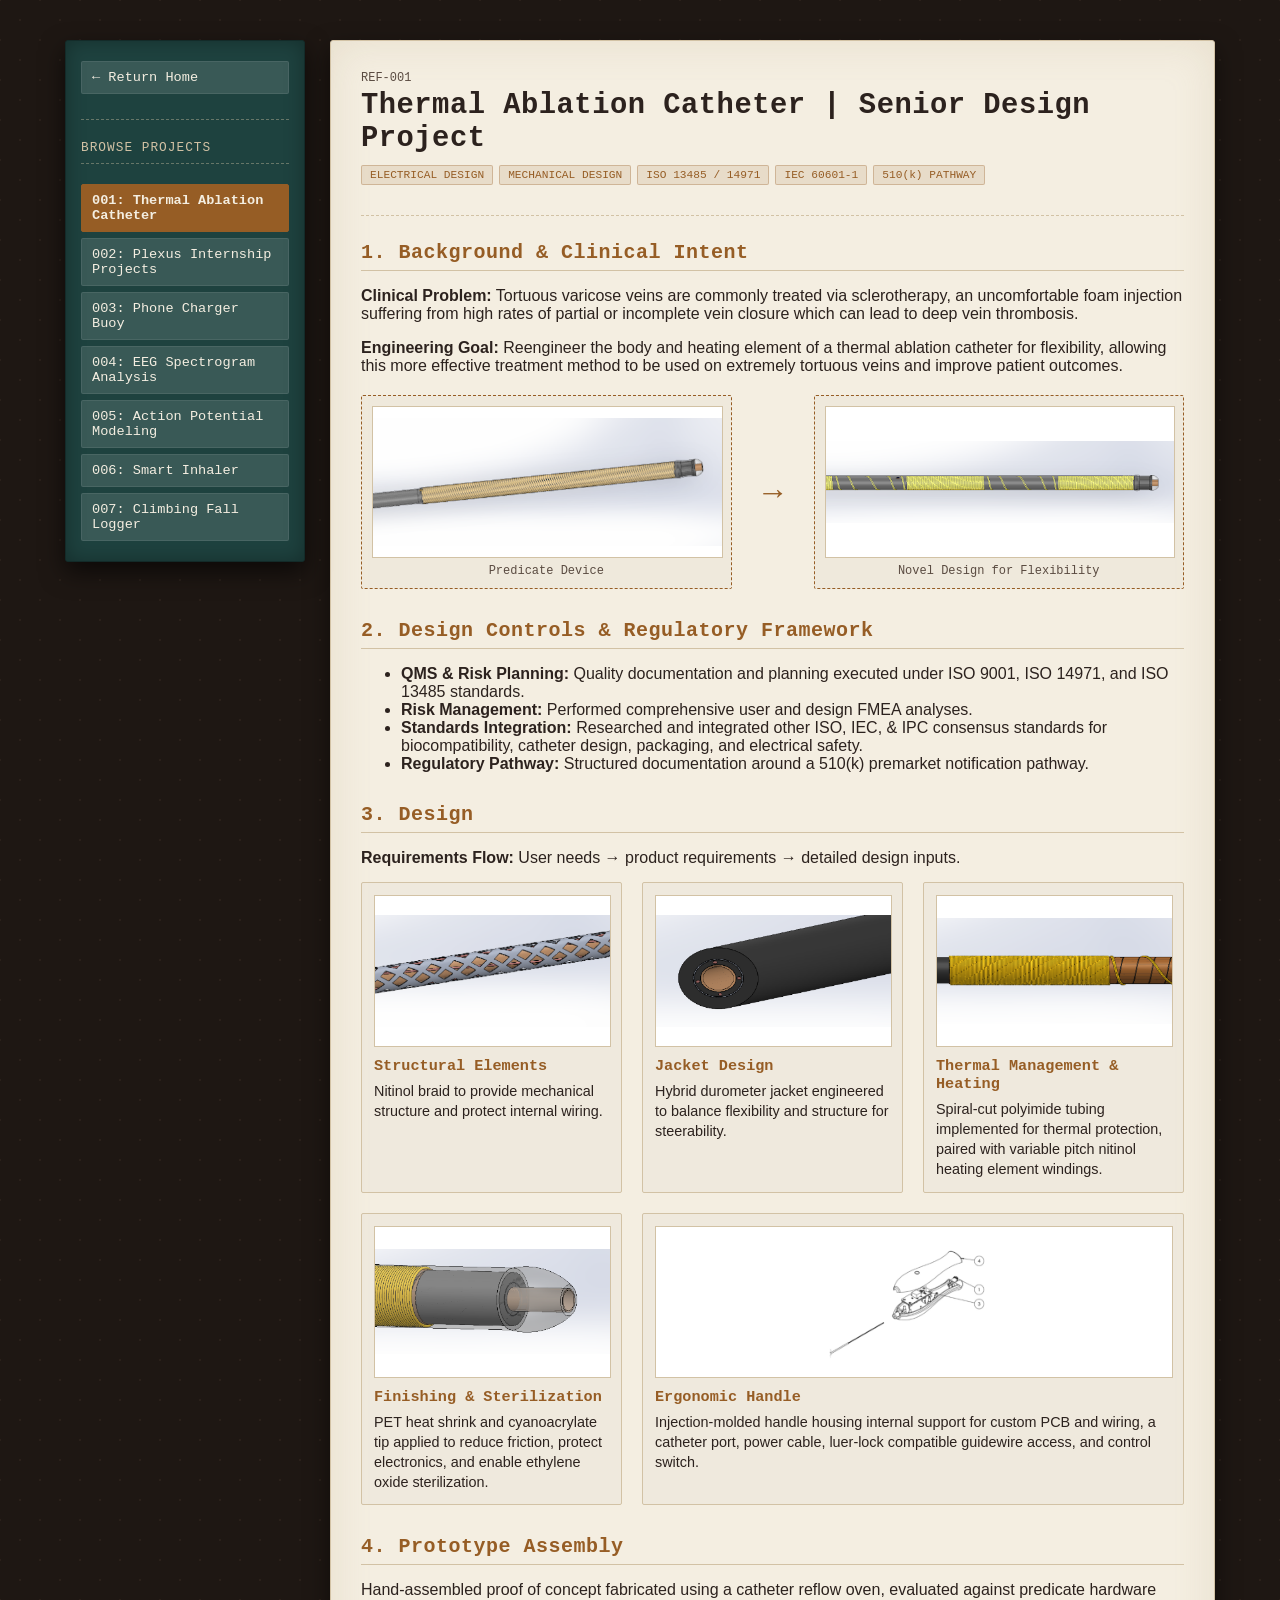
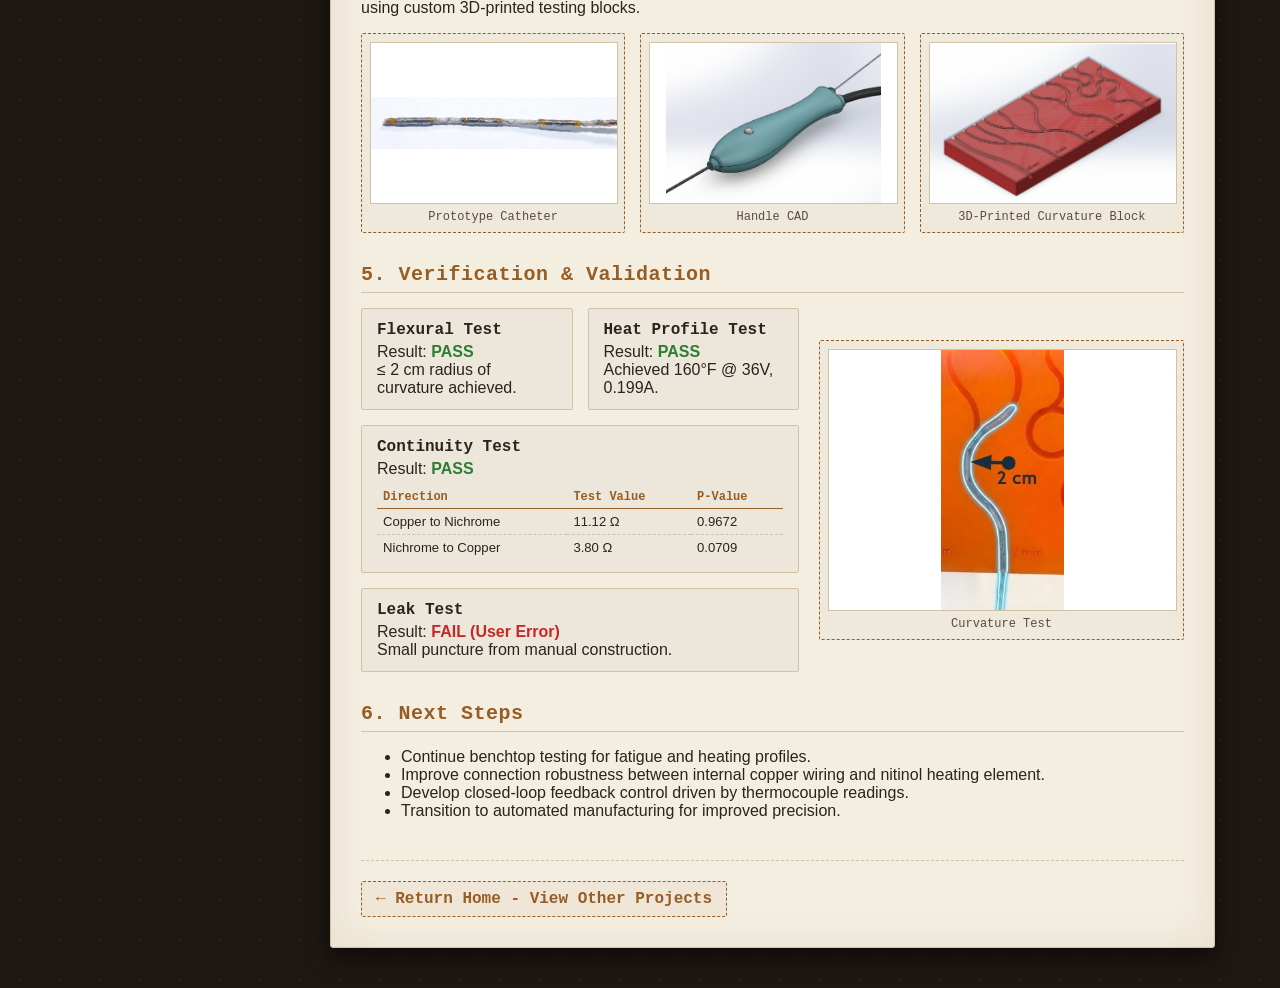
<file: projects/ablation_catheter.html>
<!DOCTYPE html>
<html lang="en">
<head>
    <meta charset="UTF-8">
    <meta name="viewport" content="width=device-width, initial-scale=1.0">
    <title>Thermal Ablation Catheter | Senior Design Project</title>
    <link rel="stylesheet" href="../styles.css">
</head>

<body>

    <div class="book-layout">
        
        <!-- Sidebar dynamically injected here from assets/js/sidebar.js -->
        <div id="sidebar-container"></div>

        <!-- Main Document Sheet Container -->
        <main class="project-detail-container">
            <article class="parchment-sheet">
                <header class="detail-header">
                    <span class="catalog-num">REF-001</span>
                    <h1>Thermal Ablation Catheter | Senior Design Project</h1>
                    <div class="tag-row">
                        <span class="tag">ELECTRICAL DESIGN</span>
                        <span class="tag">MECHANICAL DESIGN</span>
                        <span class="tag">ISO 13485 / 14971</span>
                        <span class="tag">IEC 60601-1</span>
                        <span class="tag">510(k) PATHWAY</span>
                    </div>
                </header>

                <!-- Overview & Clinical Goal -->
                <section class="detail-section">
                    <h2>1. Background & Clinical Intent</h2>
                    <p>
                        <strong>Clinical Problem:</strong> Tortuous varicose veins are commonly treated via sclerotherapy, an uncomfortable foam injection suffering from high rates of partial or incomplete vein closure which can lead to deep vein thrombosis.
                    </p>
                    <p>
                        <strong>Engineering Goal:</strong> Reengineer the body and heating element of a thermal ablation catheter for flexibility, allowing this more effective treatment method to be used on extremely tortuous veins and improve patient outcomes.
                    </p>

                    <!-- Design Evolution Visual Comparison -->
                    <div class="evolution-comparison">
                        <div class="comparison-item">
                            <img src="../assets/images/senior_design/old_tip.png" alt="Predicate Device" onerror="this.src='https://via.placeholder.com/300x150?text=old_tip.png';">
                            <div class="gallery-caption">Predicate Device</div>
                        </div>
                        <div class="comparison-arrow">&rarr;</div>
                        <div class="comparison-item">
                            <img src="../assets/images/senior_design/side_view.png" alt="Novel Design for Flexibility" onerror="this.src='https://via.placeholder.com/300x150?text=side_view.png';">
                            <div class="gallery-caption">Novel Design for Flexibility</div>
                        </div>
                    </div>
                </section>

                <!-- Quality & Regulatory Controls -->
                <section class="detail-section">
                    <h2>2. Design Controls & Regulatory Framework</h2>
                    <ul>
                        <li><strong>QMS & Risk Planning:</strong> Quality documentation and planning executed under ISO 9001, ISO 14971, and ISO 13485 standards.</li>
                        <li><strong>Risk Management:</strong> Performed comprehensive user and design FMEA analyses.</li>
                        <li><strong>Standards Integration:</strong> Researched and integrated other ISO, IEC, & IPC consensus standards for biocompatibility, catheter design, packaging, and electrical safety.</li>
                        <li><strong>Regulatory Pathway:</strong> Structured documentation around a 510(k) premarket notification pathway.</li>
                    </ul>
                </section>

                <!-- Mechanical & Electrical Architecture -->
                <section class="detail-section">
                    <h2>3. Design</h2>
                    <p style="margin-bottom: 15px;">
                        <strong>Requirements Flow:</strong> User needs &rarr; product requirements &rarr; detailed design inputs.
                    </p>

                    <!-- Hardware Grid with Images & Descriptions -->
                    <div class="hardware-grid">
                        
                        <!-- Braid -->
                        <div class="hardware-card">
                            <div>
                                <img src="../assets/images/senior_design/braid.png" alt="Nitinol Braid" onerror="this.src='https://via.placeholder.com/300x150?text=braid.png';">
                                <h4>Structural Elements</h4>
                                <p>Nitinol braid to provide mechanical structure and protect internal wiring.</p>
                            </div>
                        </div>

                        <!-- Jacket -->
                        <div class="hardware-card">
                            <div>
                                <img src="../assets/images/senior_design/jacket.png" alt="Hybrid Jacket" onerror="this.src='https://via.placeholder.com/300x150?text=jacket.png';">
                                <h4>Jacket Design</h4>
                                <p>Hybrid durometer jacket engineered to balance flexibility and structure for steerability.</p>
                            </div>
                        </div>

                        <!-- Windings -->
                        <div class="hardware-card">
                            <div>
                                <img src="../assets/images/senior_design/windings.png" alt="Thermal Management & Windings" onerror="this.src='https://via.placeholder.com/300x150?text=windings.png';">
                                <h4>Thermal Management & Heating</h4>
                                <p>Spiral-cut polyimide tubing implemented for thermal protection, paired with variable pitch nitinol heating element windings.</p>
                            </div>
                        </div>

                        <!-- Tip -->
                        <div class="hardware-card">
                            <div>
                                <img src="../assets/images/senior_design/tip.png" alt="Tip & Sterilization" onerror="this.src='https://via.placeholder.com/300x150?text=tip.png';">
                                <h4>Finishing & Sterilization</h4>
                                <p>PET heat shrink and cyanoacrylate tip applied to reduce friction, protect electronics, and enable ethylene oxide sterilization.</p>
                            </div>
                        </div>

                        <!-- Handle -->
                        <div class="hardware-card wide-card">
                            <div>
                                <img src="../assets/images/senior_design/drawing.jpg" alt="Ergonomic Handle" onerror="this.src='https://via.placeholder.com/300x150?text=handle.png';">
                                <h4>Ergonomic Handle</h4>
                                <p>Injection-molded handle housing internal support for custom PCB and wiring, a catheter port, power cable, luer-lock compatible guidewire access, and control switch.</p>
                            </div>
                        </div>

                    </div>
                </section>

                <!-- Prototype & Fabrication Gallery -->
                <section class="detail-section">
                    <h2>4. Prototype Assembly</h2>
                    <p>Hand-assembled proof of concept fabricated using a catheter reflow oven, evaluated against predicate hardware using custom 3D-printed testing blocks.</p>
                    
                    <div class="image-gallery">
                        <div class="gallery-item">
                            <img src="../assets/images/senior_design/prototype.jpg" alt="Reflow Assembly" onerror="this.src='https://via.placeholder.com/300x160?text=Reflow+Assembly';">
                            <div class="gallery-caption">Prototype Catheter</div>
                        </div>
                        <div class="gallery-item">
                            <img src="../assets/images/senior_design/handle.png" alt="Handle CAD" onerror="this.src='https://via.placeholder.com/300x160?text=Handle+CAD';">
                            <div class="gallery-caption">Handle CAD</div>
                        </div>
                        <div class="gallery-item">
                            <img src="../assets/images/senior_design/testing_block.png" alt="Testing Fixture" onerror="this.src='https://via.placeholder.com/300x160?text=3D+Test+Block';">
                            <div class="gallery-caption">3D-Printed Curvature Block</div>
                        </div>
                    </div>
                </section>

                <!-- Verification & Validation Results -->
                <section class="detail-section">
                    <h2>5. Verification & Validation</h2>
                    
                    <div class="vv-container">
                        <!-- Left: Restructured Grid with Continuity Table spanning wide -->
                        <div class="spec-grid-2x2">
                            <div class="spec-box">
                                <strong>Flexural Test</strong>
                                Result: <span class="status-pass">PASS</span><br>
                                &le; 2 cm radius of curvature achieved.
                            </div>
                            <div class="spec-box">
                                <strong>Heat Profile Test</strong>
                                Result: <span class="status-pass">PASS</span><br>
                                Achieved 160&deg;F @ 36V, 0.199A.
                            </div>
                            
                            <!-- Continuity Test with Embedded Data Table spanning 2 columns -->
                            <div class="spec-box continuity-box">
                                <strong>Continuity Test</strong>
                                Result: <span class="status-pass">PASS</span>
                                <table class="continuity-table">
                                    <thead>
                                        <tr>
                                            <th>Direction</th>
                                            <th>Test Value</th>
                                            <th>P-Value</th>
                                        </tr>
                                    </thead>
                                    <tbody>
                                        <tr>
                                            <td>Copper to Nichrome</td>
                                            <td>11.12 &Omega;</td>
                                            <td>0.9672</td>
                                        </tr>
                                        <tr>
                                            <td>Nichrome to Copper</td>
                                            <td>3.80 &Omega;</td>
                                            <td>0.0709</td>
                                        </tr>
                                    </tbody>
                                </table>
                            </div>

                            <div class="spec-box" style="grid-column: span 2;">
                                <strong>Leak Test</strong>
                                Result: <span class="status-fail">FAIL (User Error)</span><br>
                                Small puncture from manual construction.
                            </div>
                        </div>

                        <!-- Right: Curvature Test Image -->
                        <div class="vv-image-wrapper">
                            <img src="../assets/images/senior_design/curvature_test.jpg" alt="Curvature Test" onerror="this.src='https://via.placeholder.com/300x260?text=curvature_test.jpg';">
                            <div class="gallery-caption">Curvature Test</div>
                        </div>
                    </div>
                </section>

                <!-- Next Iterations -->
                <section class="detail-section">
                    <h2>6. Next Steps</h2>
                    <ul>
                        <li>Continue benchtop testing for fatigue and heating profiles.</li>
                        <li>Improve connection robustness between internal copper wiring and nitinol heating element.</li>
                        <li>Develop closed-loop feedback control driven by thermocouple readings.</li>
                        <li>Transition to automated manufacturing for improved precision.</li>
                    </ul>
                </section>

                <!-- Bottom Exit Navigation -->
                <div style="margin-top: 40px; border-top: 1px dashed var(--parchment-border); padding-top: 20px; display: flex; justify-content: space-between; align-items: center;">
                    <a href="../index.html" class="btn-back" style="font-family: var(--font-title); color: var(--copper-accent); text-decoration: none; font-weight: bold; border: 1px dashed var(--copper-accent); padding: 8px 14px; border-radius: 2px; background: rgba(150, 93, 37, 0.05);">&larr; Return Home - View Other Projects</a>
                </div>
            </article>
        </main>
    </div>

    <!-- Centralized Sidebar Injection Script -->
    <script src="../assets/js/sidebar.js"></script>
</body>
</html>
</file>
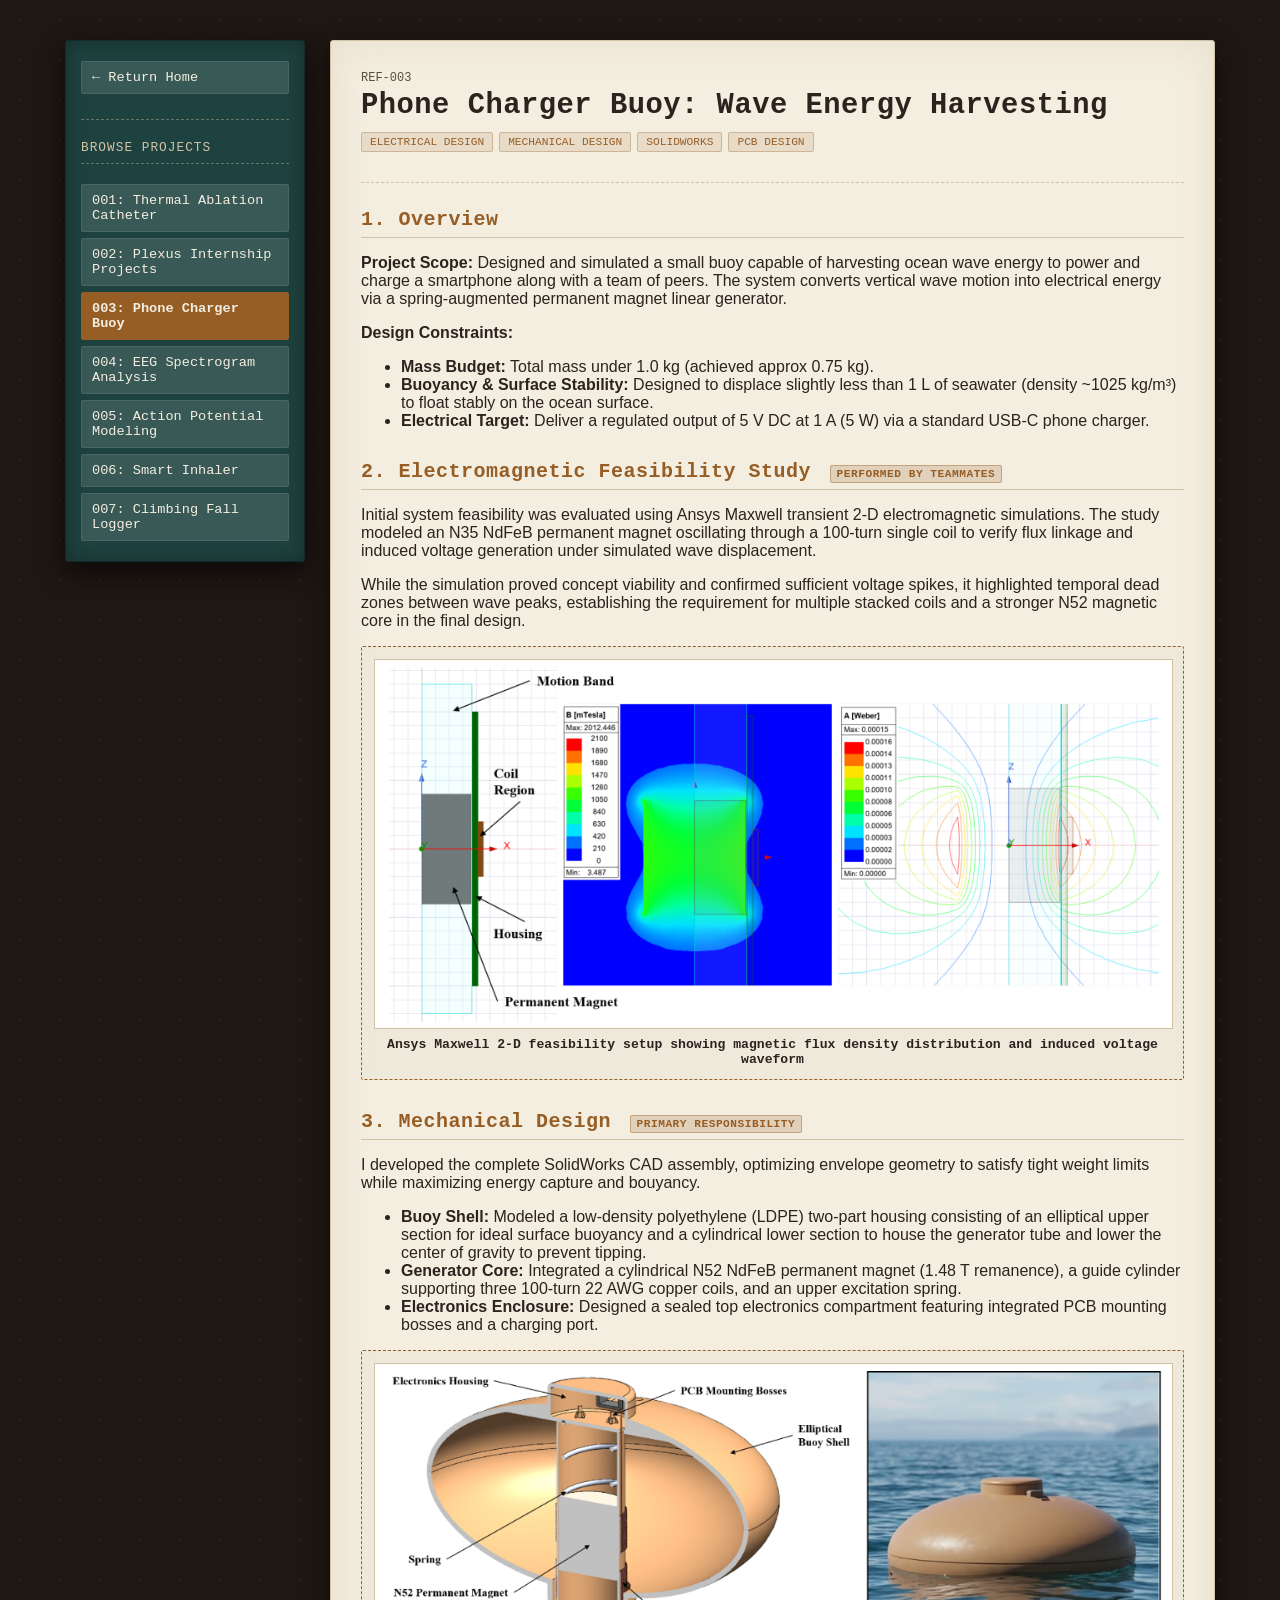
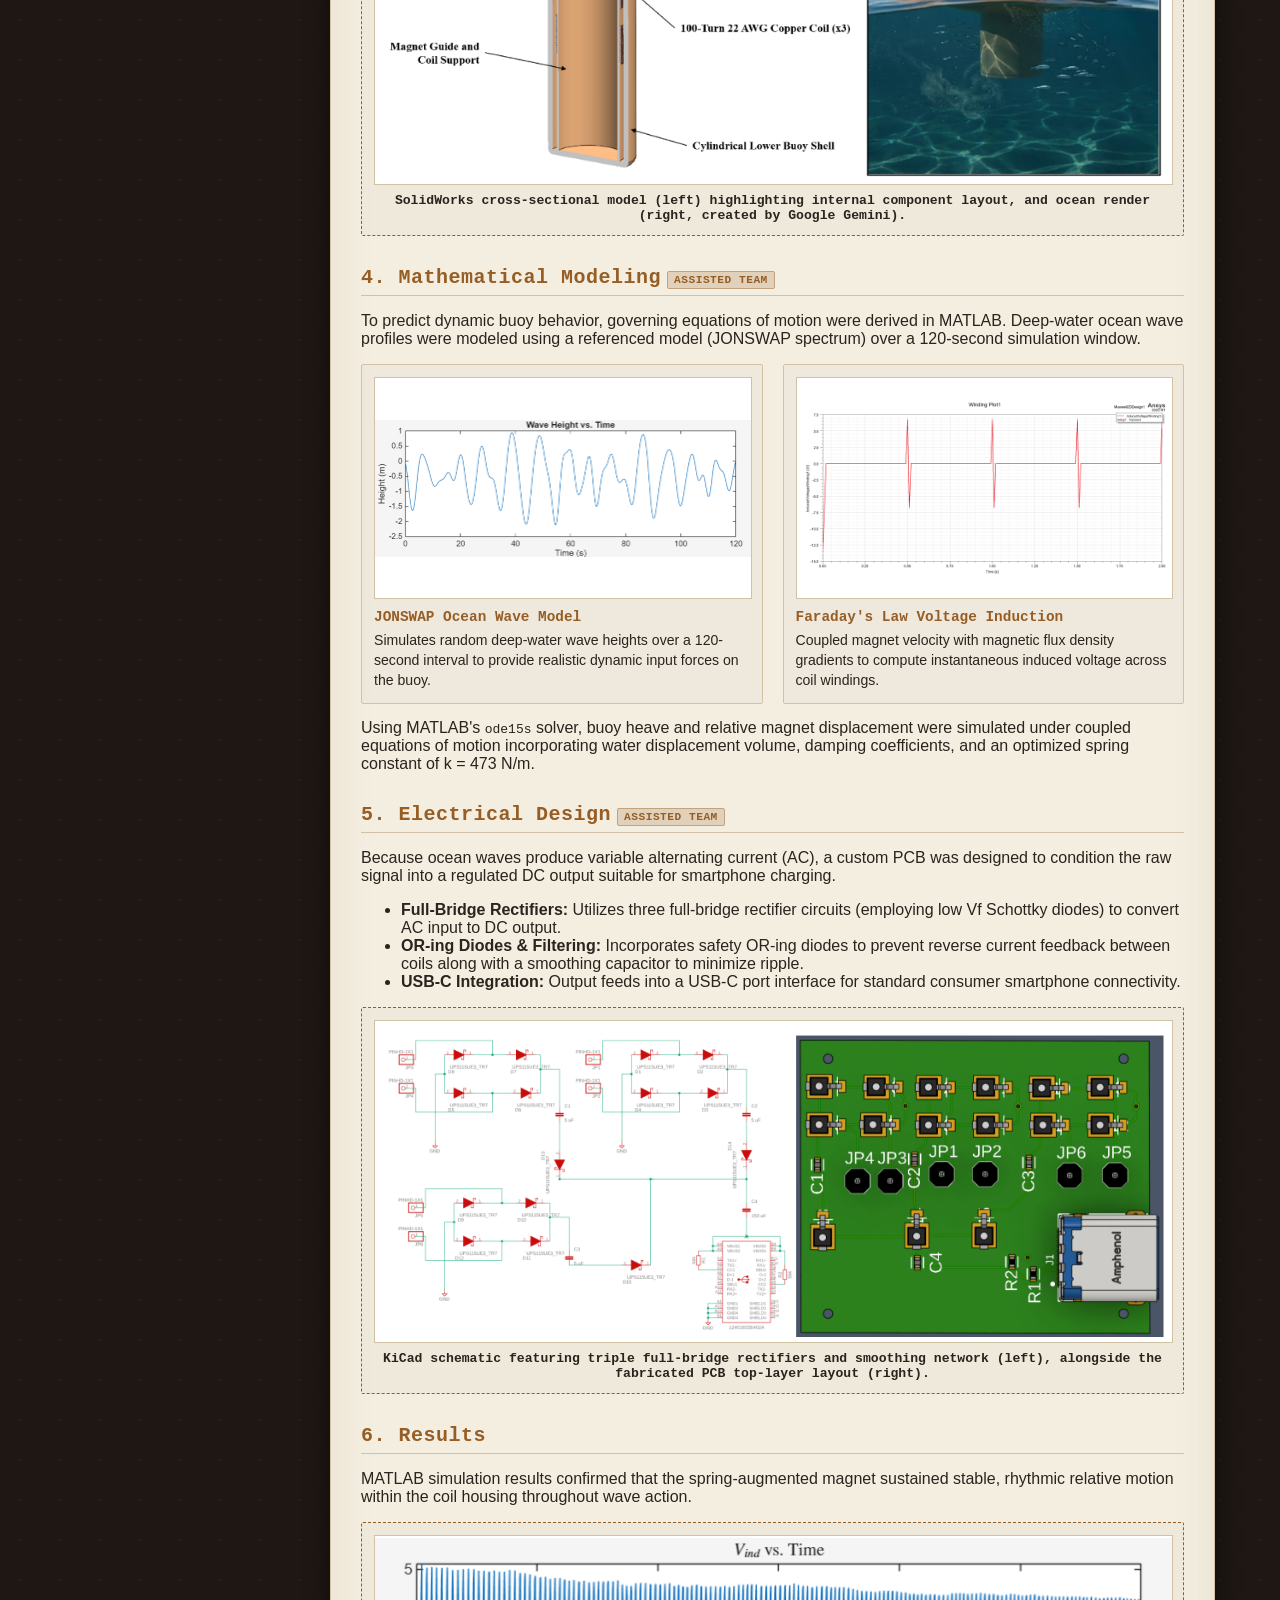
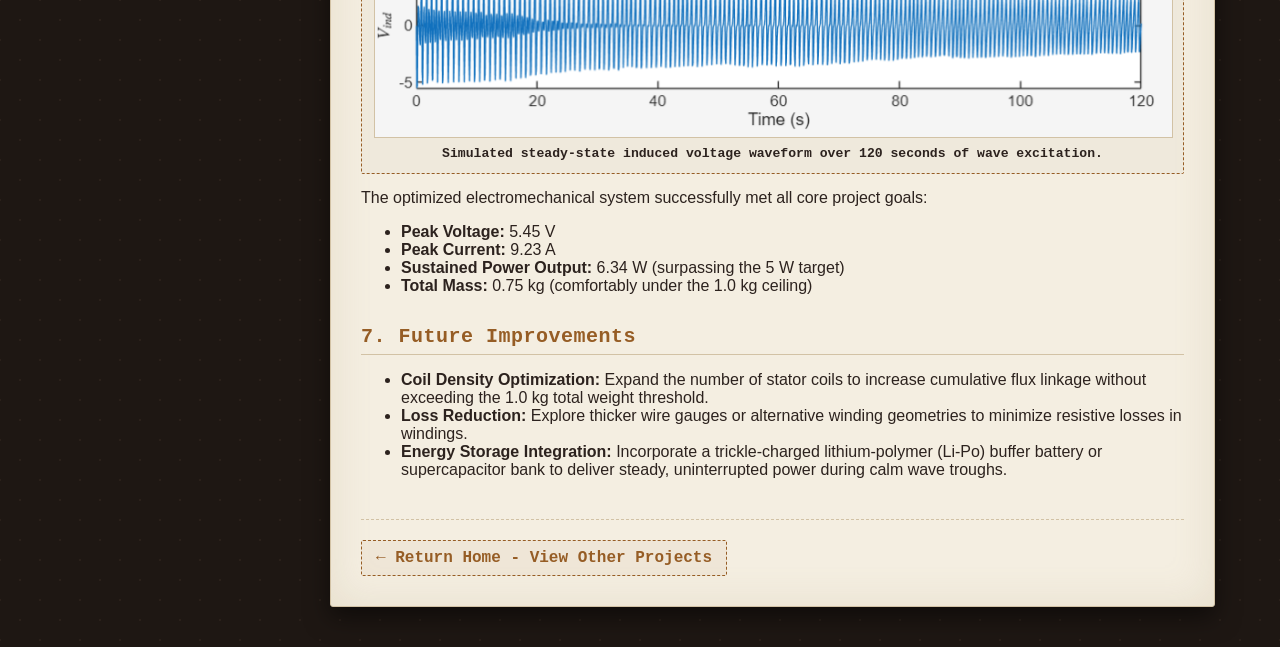
<file: projects/buoy.html>
<!DOCTYPE html>
<html lang="en">
<head>
    <meta charset="UTF-8">
    <meta name="viewport" content="width=device-width, initial-scale=1.0">
    <title>Phone Charger Buoy | Electromechanical Design</title>
    <link rel="stylesheet" href="../styles.css">
</head>

<body>

    <div class="book-layout">
        
        <!-- Sidebar dynamically injected here from assets/js/sidebar.js -->
        <div id="sidebar-container"></div>

        <!-- Main Document Sheet Container -->
        <main class="project-detail-container">
            <article class="parchment-sheet">
                <header class="detail-header">
                    <span class="catalog-num">REF-003</span>
                    <h1>Phone Charger Buoy: Wave Energy Harvesting</h1>
                    <div class="tag-row">
                        <span class="tag">ELECTRICAL DESIGN</span>
                        <span class="tag">MECHANICAL DESIGN</span>
                        <span class="tag">SOLIDWORKS</span>
                        <span class="tag">PCB DESIGN</span>
                    </div>
                </header>

                <!-- 1. Overview & System Objectives -->
                <section class="detail-section">
                    <h2>1. Overview</h2>
                    <p>
                        <strong>Project Scope:</strong> Designed and simulated a small buoy capable of harvesting ocean wave energy to power and charge a smartphone along with a team of peers. The system converts vertical wave motion into electrical energy via a spring-augmented permanent magnet linear generator.
                    </p>
                    <p>
                        <strong>Design Constraints:</strong> 
                    </p>
                    <ul>
                        <li><strong>Mass Budget:</strong> Total mass under 1.0 kg (achieved approx 0.75 kg).</li>
                        <li><strong>Buoyancy &amp; Surface Stability:</strong> Designed to displace slightly less than 1 L of seawater (density ~1025 kg/m&sup3) to float stably on the ocean surface.</li>
                        <li><strong>Electrical Target:</strong> Deliver a regulated output of 5 V DC at 1 A (5 W) via a standard USB-C phone charger.</li>
                    </ul>
                </section>

                <!-- 2. Electromagnetic Feasibility Study -->
                <section class="detail-section">
                    <h2>2. Electromagnetic Feasibility Study <span class="role-tag">Performed by Teammates</span></h2>
                    <p>
                        Initial system feasibility was evaluated using Ansys Maxwell transient 2-D electromagnetic simulations. The study modeled an N35 NdFeB permanent magnet oscillating through a 100-turn single coil to verify flux linkage and induced voltage generation under simulated wave displacement.
                    </p>
                    <p>
                        While the simulation proved concept viability and confirmed sufficient voltage spikes, it highlighted temporal dead zones between wave peaks, establishing the requirement for multiple stacked coils and a stronger N52 magnetic core in the final design.
                    </p>

                    <div class="figure-box">
                        <img src="../assets/images/buoy/ansys_feasibility.png" alt="Ansys Maxwell Feasibility Study and Flux Density" onerror="this.src='https://via.placeholder.com/750x380?text=ansys_feasibility.png';">
                        <div class="figure-caption">Ansys Maxwell 2-D feasibility setup showing magnetic flux density distribution and induced voltage waveform
                    </div>
                </section>

                <!-- 3. Mechanical Design -->
                <section class="detail-section">
                    <h2>3. Mechanical Design <span class="role-tag">Primary Responsibility</span></h2>
                    <p>
                        I developed the complete SolidWorks CAD assembly, optimizing envelope geometry to satisfy tight weight limits while maximizing energy capture and bouyancy.
                    </p>
                    <ul>
                        <li><strong>Buoy Shell:</strong> Modeled a low-density polyethylene (LDPE) two-part housing consisting of an elliptical upper section for ideal surface buoyancy and a cylindrical lower section to house the generator tube and lower the center of gravity to prevent tipping.</li>
                        <li><strong>Generator Core:</strong> Integrated a cylindrical N52 NdFeB permanent magnet (1.48 T remanence), a guide cylinder supporting three 100-turn 22 AWG copper coils, and an upper excitation spring.</li>
                        <li><strong>Electronics Enclosure:</strong> Designed a sealed top electronics compartment featuring integrated PCB mounting bosses and a charging port.</li>
                    </ul>

                    <div class="figure-box">
                        <img src="../assets/images/buoy/cad.png" alt="SolidWorks Labeled Cross-Section and Ocean Render" onerror="this.src='https://via.placeholder.com/750x380?text=cad.png';">
                        <div class="figure-caption">SolidWorks cross-sectional model (left) highlighting internal component layout, and ocean render (right, created by Google Gemini).</div>
                    </div>
                </section>

                <!-- 4. Mathematical Modeling -->
                <section class="detail-section">
                    <h2>4. Mathematical Modeling<span class="role-tag">Assisted Team</span></h2>
                    <p>
                        To predict dynamic buoy behavior, governing equations of motion were derived in MATLAB. Deep-water ocean wave profiles were modeled using a referenced model (JONSWAP spectrum) over a 120-second simulation window.
                    </p>

                    <div class="plot-grid-2col">
                        <div class="plot-card">
                            <div>
                                <img src="../assets/images/buoy/wave_height.png" alt="JONSWAP Wave Height vs Time" onerror="this.src='https://via.placeholder.com/360x220?text=wave_height.png';">
                                <h4>JONSWAP Ocean Wave Model</h4>
                                <p>Simulates random deep-water wave heights over a 120-second interval to provide realistic dynamic input forces on the buoy.</p>
                            </div>
                        </div>

                        <div class="plot-card">
                            <div>
                                <img src="../assets/images/buoy/induced_voltage.png" alt="Induced Voltage vs Time" onerror="this.src='https://via.placeholder.com/360x220?text=induced_voltage.png';">
                                <h4>Faraday's Law Voltage Induction</h4>
                                <p>Coupled magnet velocity with magnetic flux density gradients to compute instantaneous induced voltage across coil windings.</p>
                            </div>
                        </div>
                    </div>

                    <p style="margin-top: 15px;">
                        Using MATLAB's <code>ode15s</code> solver, buoy heave and relative magnet displacement were simulated under coupled equations of motion incorporating water displacement volume, damping coefficients, and an optimized spring constant of k = 473 N/m.
                    </p>
                </section>

                <!-- 5. Electrical Design -->
                <section class="detail-section">
                    <h2>5. Electrical Design<span class="role-tag">Assisted Team</span></h2>
                    <p>
                        Because ocean waves produce variable alternating current (AC), a custom PCB was designed to condition the raw signal into a regulated DC output suitable for smartphone charging.
                    </p>
                    <ul>
                        <li><strong>Full-Bridge Rectifiers:</strong> Utilizes three full-bridge rectifier circuits (employing low Vf Schottky diodes) to convert AC input to DC output.</li>
                        <li><strong>OR-ing Diodes &amp; Filtering:</strong> Incorporates safety OR-ing diodes to prevent reverse current feedback between coils along with a smoothing capacitor to minimize ripple.</li>
                        <li><strong>USB-C Integration:</strong> Output feeds into a USB-C port interface for standard consumer smartphone connectivity.</li>
                    </ul>

                    <div class="figure-box">
                        <img src="../assets/images/buoy/kicad.png" alt="KiCad Schematic and PCB Layout" onerror="this.src='https://via.placeholder.com/750x340?text=kicad.png';">
                        <div class="figure-caption">KiCad schematic featuring triple full-bridge rectifiers and smoothing network (left), alongside the fabricated PCB top-layer layout (right).</div>
                    </div>
                </section>

                <!-- 6. Results & Performance Metrics -->
                <section class="detail-section">
                    <h2>6. Results </h2>
                    <p>
                        MATLAB simulation results confirmed that the spring-augmented magnet sustained stable, rhythmic relative motion within the coil housing throughout wave action. 
                    </p>

                    <div class="figure-box">
                        <img src="../assets/images/buoy/voltage_output.png" alt="Steady-State Voltage Output" onerror="this.src='https://via.placeholder.com/750x260?text=voltage_output.png';">
                        <div class="figure-caption">Simulated steady-state induced voltage waveform over 120 seconds of wave excitation.</div>
                    </div>

                    <p style="margin-top: 15px;">
                        The optimized electromechanical system successfully met all core project goals:
                    </p>
                    <ul>
                        <li><strong>Peak Voltage:</strong> 5.45 V</li>
                        <li><strong>Peak Current:</strong> 9.23 A</li>
                        <li><strong>Sustained Power Output:</strong> 6.34 W (surpassing the 5 W target)</li>
                        <li><strong>Total Mass:</strong> 0.75 kg (comfortably under the 1.0 kg ceiling)</li>
                    </ul>
                </section>

                <!-- 7. Future Improvements -->
                <section class="detail-section">
                    <h2>7. Future Improvements</h2>
                    <ul>
                        <li><strong>Coil Density Optimization:</strong> Expand the number of stator coils to increase cumulative flux linkage without exceeding the 1.0 kg total weight threshold.</li>
                        <li><strong>Loss Reduction:</strong> Explore thicker wire gauges or alternative winding geometries to minimize resistive losses in windings.</li>
                        <li><strong>Energy Storage Integration:</strong> Incorporate a trickle-charged lithium-polymer (Li-Po) buffer battery or supercapacitor bank to deliver steady, uninterrupted power during calm wave troughs.</li>
                    </ul>
                </section>

                <!-- Bottom Exit Navigation -->
                <div style="margin-top: 40px; border-top: 1px dashed var(--parchment-border); padding-top: 20px; display: flex; justify-content: space-between; align-items: center;">
                    <a href="../index.html" class="btn-back" style="font-family: var(--font-title); color: var(--copper-accent); text-decoration: none; font-weight: bold; border: 1px dashed var(--copper-accent); padding: 8px 14px; border-radius: 2px; background: rgba(150, 93, 37, 0.05);">&larr; Return Home - View Other Projects</a>
                </div>
            </article>
        </main>
    </div>

    <!-- Centralized Sidebar Injection Script -->
    <script src="../assets/js/sidebar.js"></script>
</body>
</html>
</file>
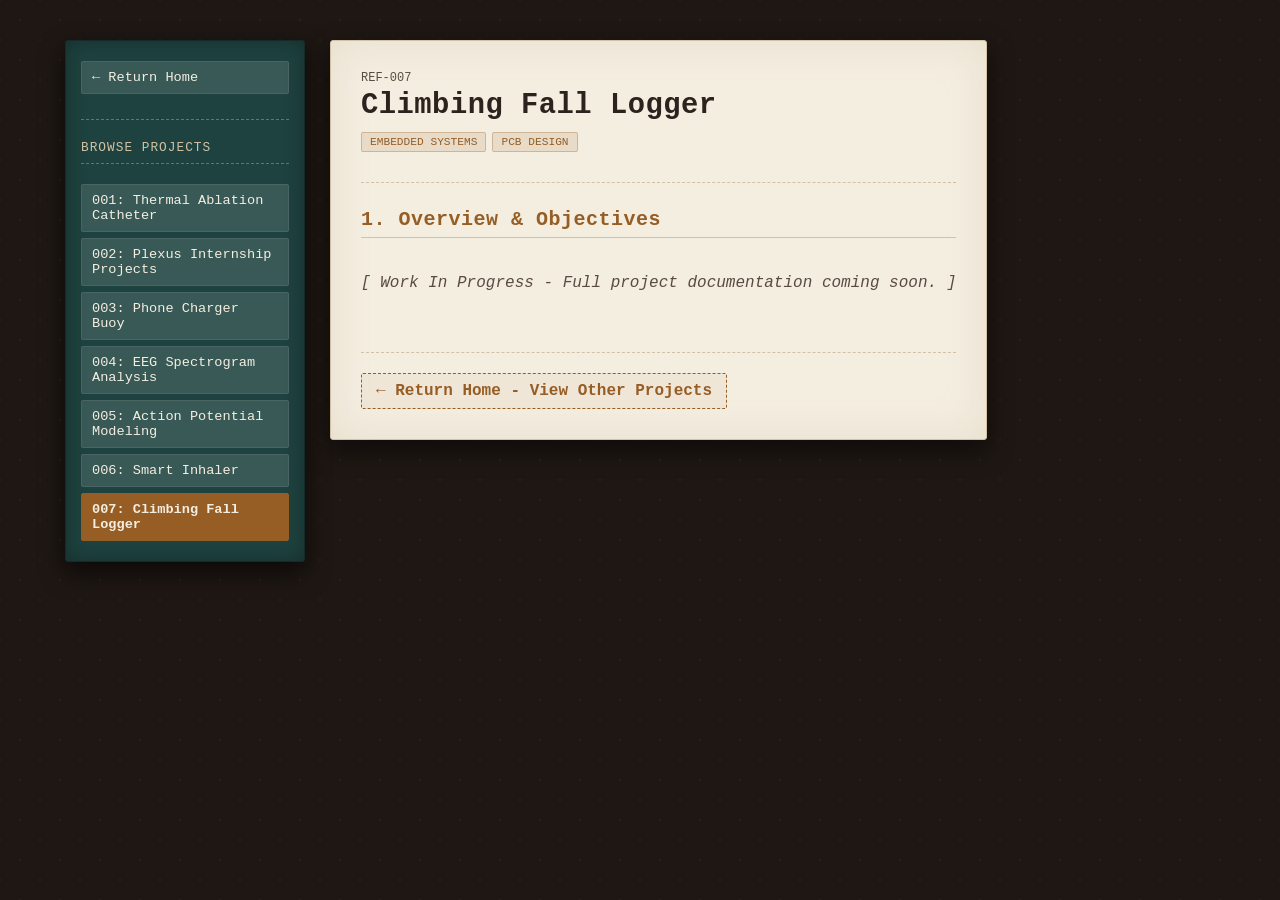
<file: projects/climbing_fall.html>
<!DOCTYPE html>
<html lang="en">
<head>
    <meta charset="UTF-8">
    <meta name="viewport" content="width=device-width, initial-scale=1.0">
    <title>Climbing Fall Logger</title>
    <link rel="stylesheet" href="../styles.css">
    <style>
        .detail-header {
            border-bottom: 1px dashed var(--parchment-border);
            padding-bottom: 15px;
            margin-bottom: 25px;
        }
        .detail-section {
            margin-bottom: 30px;
        }
        .detail-section h2 {
            font-size: 1.25rem;
            color: var(--copper-accent);
            border-bottom: 1px solid var(--parchment-border);
            padding-bottom: 6px;
            margin-bottom: 12px;
        }
        .wip-notice {
            font-family: var(--font-title);
            color: var(--ink-muted);
            font-style: italic;
            padding: 20px 0;
        }
    </style>
</head>
<body>

    <div class="book-layout">
        
        <!-- Sidebar dynamically injected here from assets/js/sidebar.js -->
        <div id="sidebar-container"></div>

        <!-- Main Document Sheet Container -->
        <main class="project-detail-container">
            <article class="parchment-sheet">
                <header class="detail-header">
                    <span class="catalog-num">REF-007</span>
                    <h1>Climbing Fall Logger</h1>
                    <div class="tag-row">
                        <span class="tag">EMBEDDED SYSTEMS</span>
                        <span class="tag">PCB DESIGN</span>
                    </div>
                </header>

                <!-- Project Body / WIP Content -->
                <section class="detail-section">
                    <h2>1. Overview & Objectives</h2>
                    <p class="wip-notice">[ Work In Progress - Full project documentation coming soon. ]</p>
                </section>

                <!-- Bottom Exit Navigation -->
                <div style="margin-top: 40px; border-top: 1px dashed var(--parchment-border); padding-top: 20px; display: flex; justify-content: space-between; align-items: center;">
                    <a href="../index.html" class="btn-back" style="font-family: var(--font-title); color: var(--copper-accent); text-decoration: none; font-weight: bold; border: 1px dashed var(--copper-accent); padding: 8px 14px; border-radius: 2px; background: rgba(150, 93, 37, 0.05);">&larr; Return Home - View Other Projects</a>
                </div>
            </article>
        </main>
    </div>

    <!-- Centralized Sidebar Injection Script -->
    <script src="../assets/js/sidebar.js"></script>
</body>
</html>
</file>
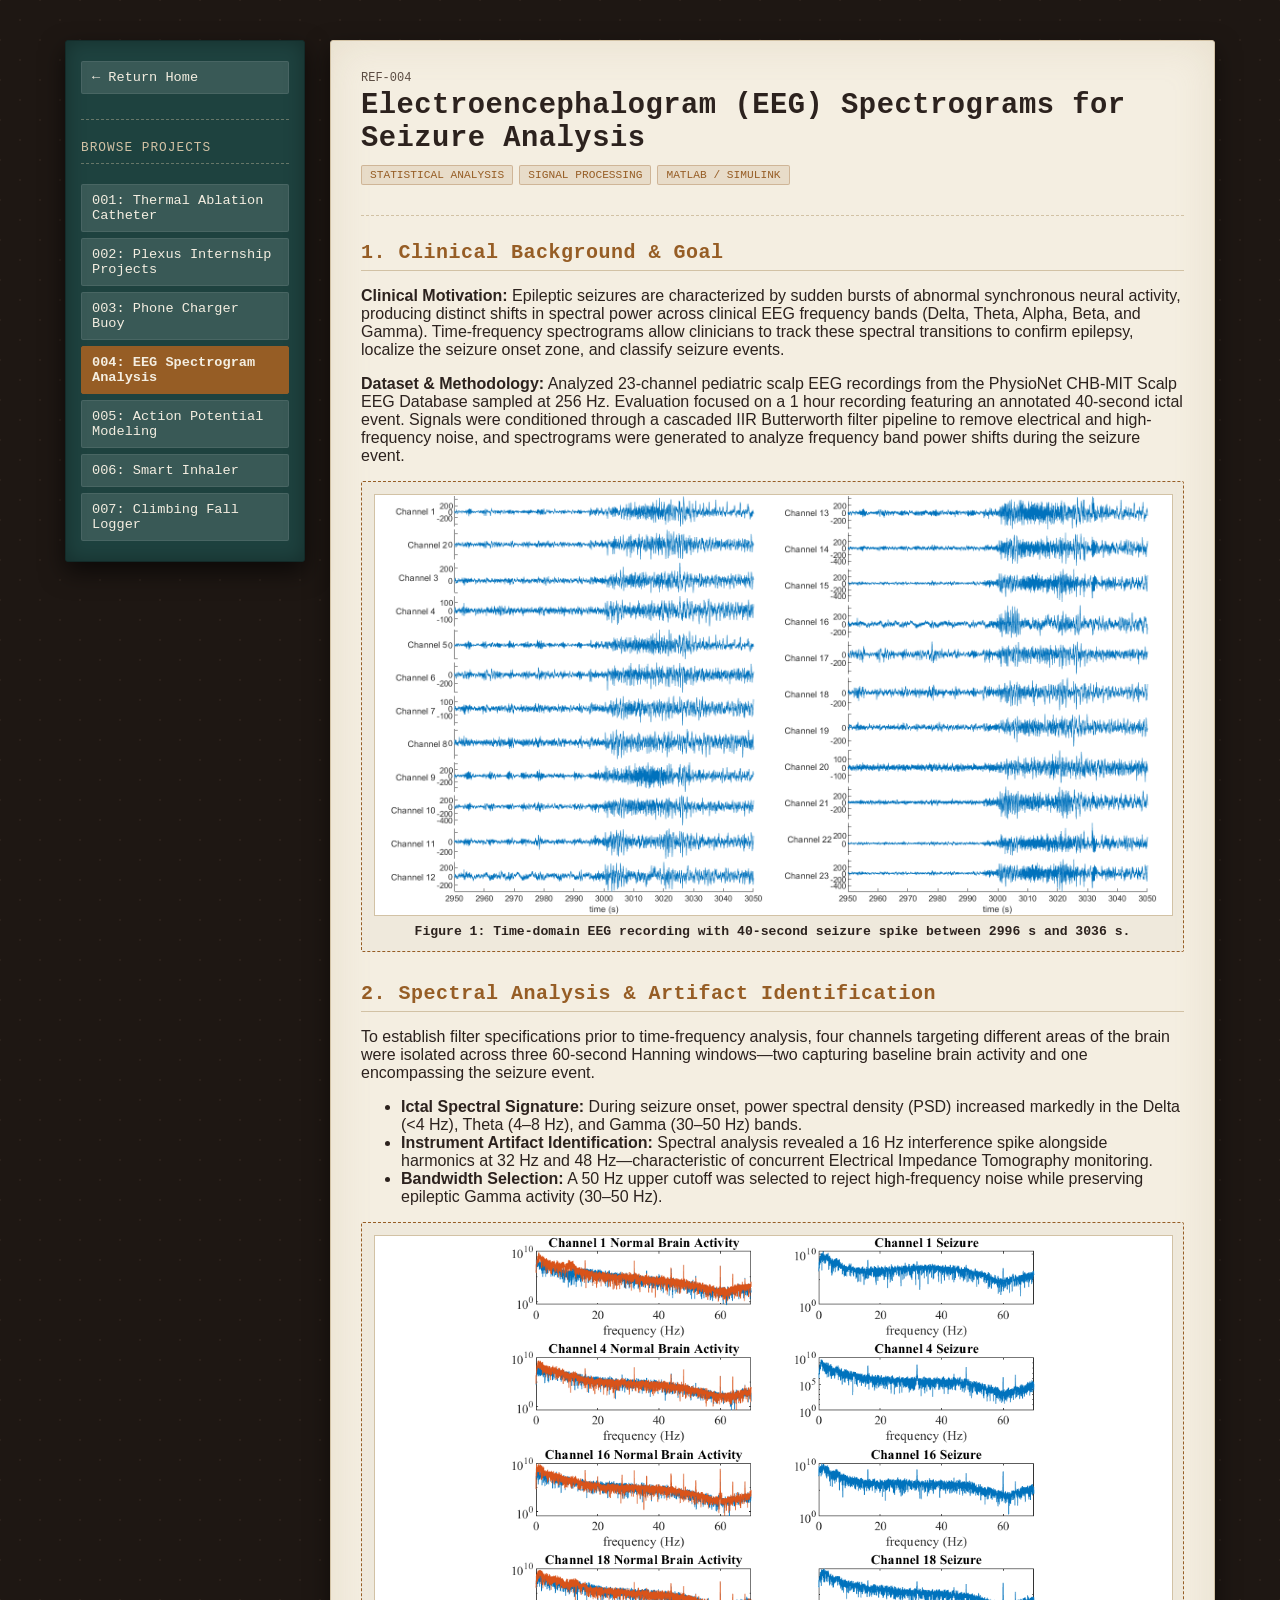
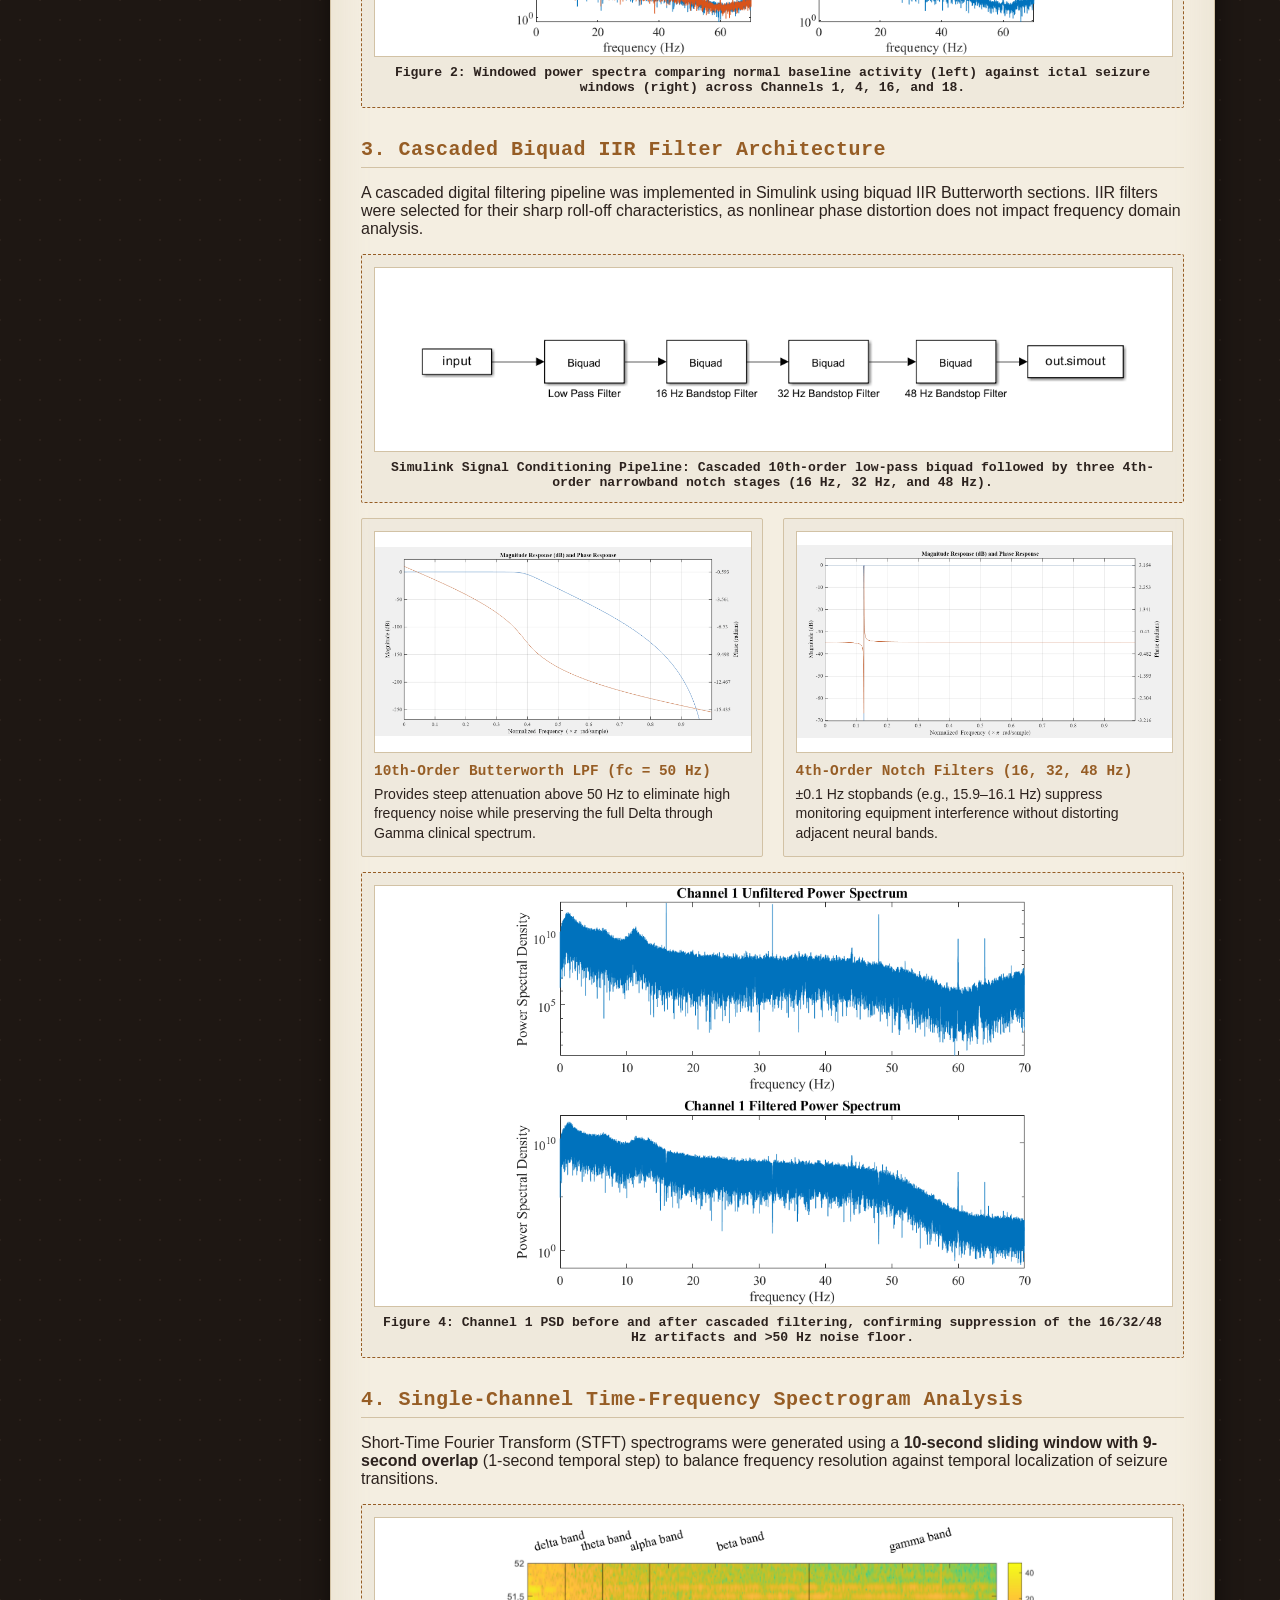
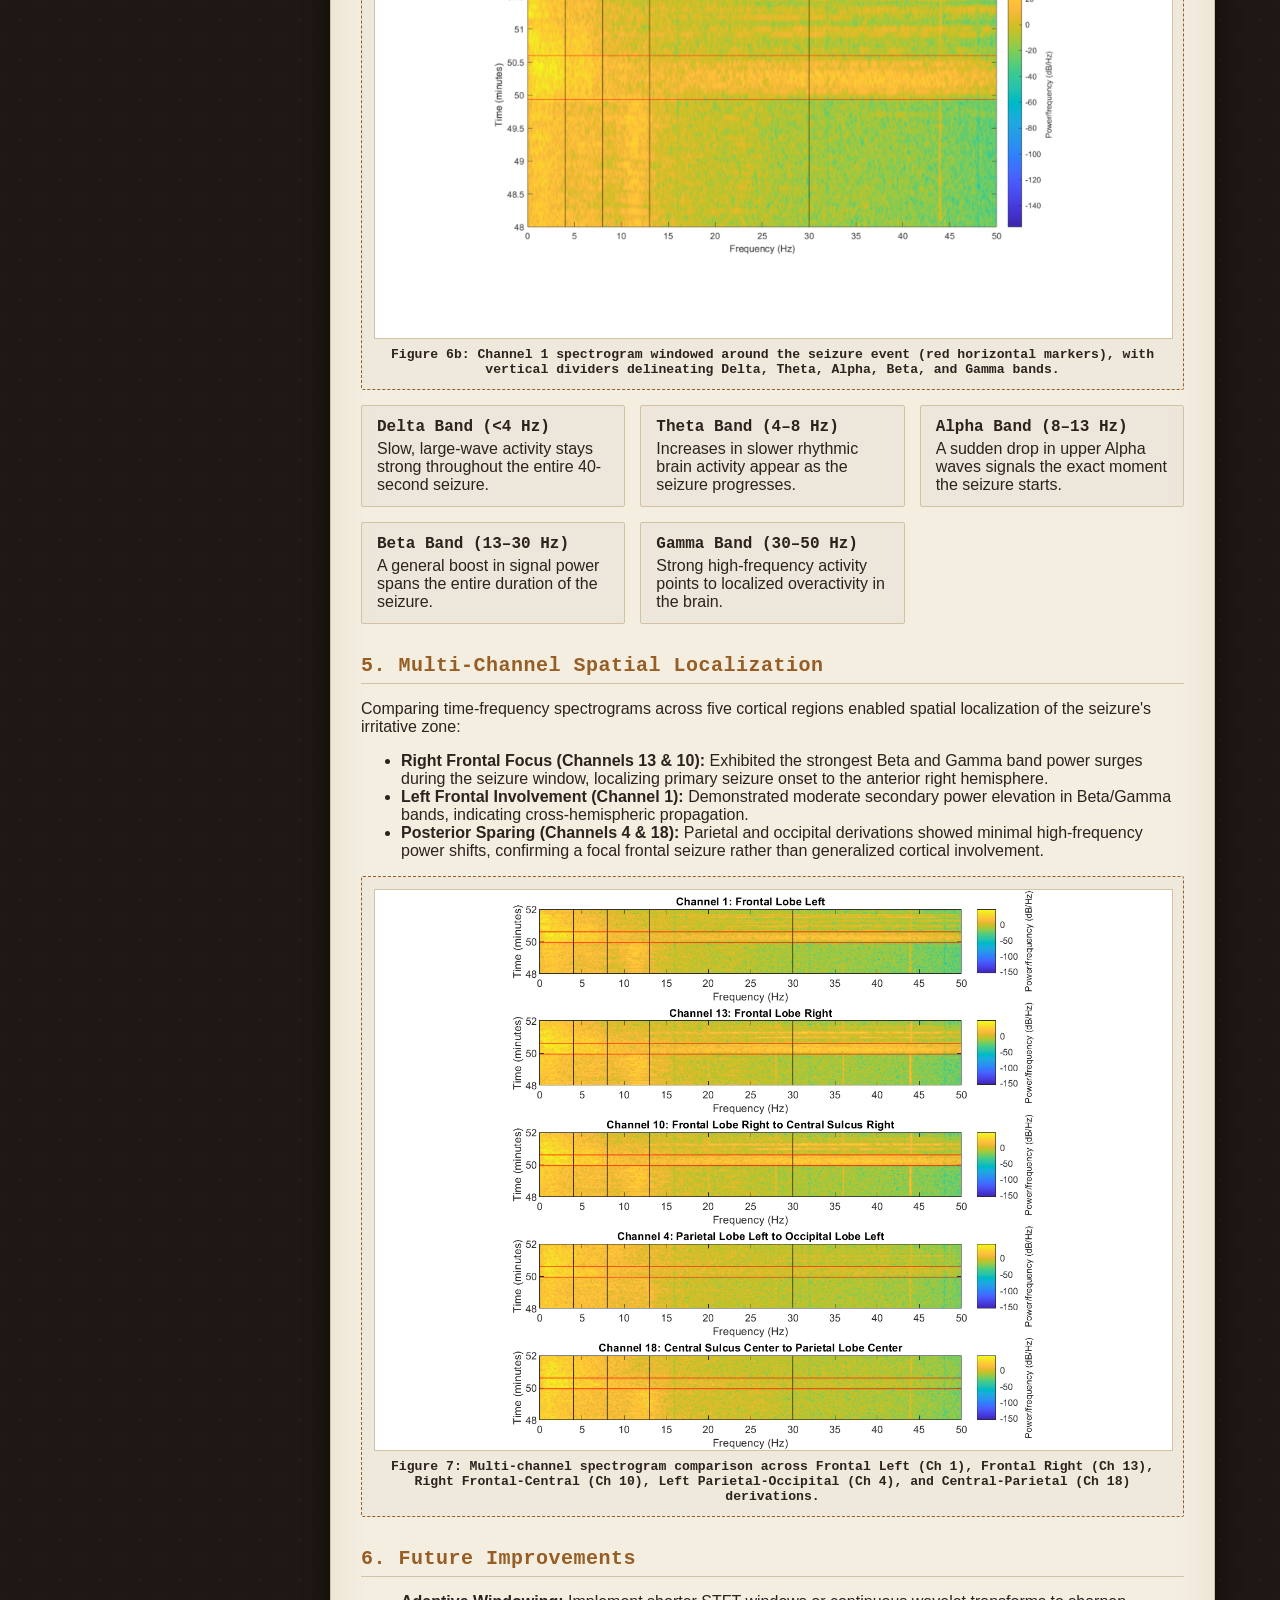
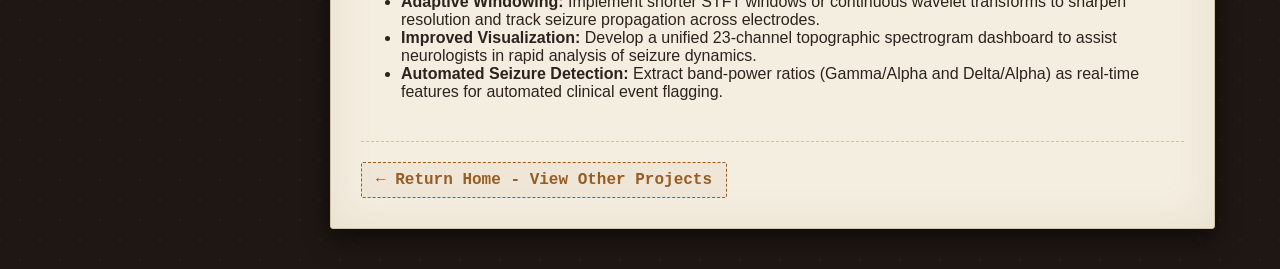
<file: projects/EEG_spectrograms.html>
<!DOCTYPE html>
<html lang="en">
<head>
    <meta charset="UTF-8">
    <meta name="viewport" content="width=device-width, initial-scale=1.0">
    <title>EEG Spectrograms for Seizure Analysis | Signal Processing</title>
    <link rel="stylesheet" href="../styles.css"> 
</head>

<body>

    <div class="book-layout">
        
        <!-- Sidebar dynamically injected here from assets/js/sidebar.js -->
        <div id="sidebar-container"></div>

        <!-- Main Document Sheet Container -->
        <main class="project-detail-container">
            <article class="parchment-sheet">
                <header class="detail-header">
                    <span class="catalog-num">REF-004</span>
                    <h1>Electroencephalogram (EEG) Spectrograms for Seizure Analysis</h1>
                    <div class="tag-row">
                        <span class="tag">STATISTICAL ANALYSIS</span>
                        <span class="tag">SIGNAL PROCESSING</span>
                        <span class="tag">MATLAB / SIMULINK</span>
                    </div>
                </header>

                <!-- 1. Clinical Background & Dataset -->
                <section class="detail-section">
                    <h2>1. Clinical Background &amp; Goal</h2>
                    <p>
                        <strong>Clinical Motivation:</strong> Epileptic seizures are characterized by sudden bursts of abnormal synchronous neural activity, producing distinct shifts in spectral power across clinical EEG frequency bands (Delta, Theta, Alpha, Beta, and Gamma). Time-frequency spectrograms allow clinicians to track these spectral transitions to confirm epilepsy, localize the seizure onset zone, and classify seizure events.  
                    </p>
                    <p>
                        <strong>Dataset &amp; Methodology:</strong> Analyzed 23-channel pediatric scalp EEG recordings from the PhysioNet CHB-MIT Scalp EEG Database sampled at 256 Hz. Evaluation focused on a 1 hour recording featuring an annotated 40-second ictal event. Signals were conditioned through a cascaded IIR Butterworth filter pipeline to remove electrical and high-frequency noise, and spectrograms were generated to analyze frequency band power shifts during the seizure event.
                    </p>

                    <div class="figure-box">
                        <img src="../assets/images/eeg_spectrogram/signals.png" alt="23-Channel Subject 1 EEG Time-Domain Recording" onerror="this.src='https://via.placeholder.com/750x380?text=signals.png';">
                        <div class="figure-caption">Figure 1: Time-domain EEG recording with 40-second seizure spike between 2996 s and 3036 s.</div>
                    </div>
                </section>

                <!-- 2. Spectral Analysis & Noise Identification -->
                <section class="detail-section">
                    <h2>2. Spectral Analysis &amp; Artifact Identification</h2>
                    <p>
                        To establish filter specifications prior to time-frequency analysis, four channels targeting different areas of the brain were isolated across three 60-second Hanning windows—two capturing baseline brain activity and one encompassing the seizure event.
                    </p>
                    <ul>
                        <li><strong>Ictal Spectral Signature:</strong> During seizure onset, power spectral density (PSD) increased markedly in the Delta (&lt;4 Hz), Theta (4–8 Hz), and Gamma (30–50 Hz) bands.</li>
                        <li><strong>Instrument Artifact Identification:</strong> Spectral analysis revealed a 16 Hz interference spike alongside harmonics at 32 Hz and 48 Hz—characteristic of concurrent Electrical Impedance Tomography monitoring.</li>
                        <li><strong>Bandwidth Selection:</strong> A 50 Hz upper cutoff was selected to reject high-frequency noise while preserving epileptic Gamma activity (30–50 Hz).</li>
                    </ul>

                    <div class="figure-box">
                        <img src="../assets/images/eeg_spectrogram/power_spectra.png" alt="Windowed Power Spectra Comparison" onerror="this.src='https://via.placeholder.com/750x400?text=power_spectra.png';">
                        <div class="figure-caption">Figure 2: Windowed power spectra comparing normal baseline activity (left) against ictal seizure windows (right) across Channels 1, 4, 16, and 18.</div>
                    </div>
                </section>

                <!-- 3. Cascaded IIR Filter Architecture -->
                <section class="detail-section">
                    <h2>3. Cascaded Biquad IIR Filter Architecture</h2>
                    <p>
                        A cascaded digital filtering pipeline was implemented in Simulink using biquad IIR Butterworth sections. IIR filters were selected for their sharp roll-off characteristics, as nonlinear phase distortion does not impact frequency domain analysis.
                    </p>

                    <div class="figure-box">
                        <img src="../assets/images/eeg_spectrogram/simulink_diagram.png" alt="Simulink Cascaded Biquad Filter Pipeline" onerror="this.src='https://via.placeholder.com/750x180?text=simulink_diagram.png';">
                        <div class="figure-caption">Simulink Signal Conditioning Pipeline: Cascaded 10th-order low-pass biquad followed by three 4th-order narrowband notch stages (16 Hz, 32 Hz, and 48 Hz).</div>
                    </div>

                    <div class="plot-grid-2col">
                        <div class="plot-card">
                            <div>
                                <img src="../assets/images/eeg_spectrogram/lpf_response.png" alt="10th Order IIR Butterworth Low-Pass Response" onerror="this.src='https://via.placeholder.com/360x220?text=lpf_response.png';">
                                <h4>10th-Order Butterworth LPF (fc = 50 Hz)</h4>
                                <p>Provides steep attenuation above 50 Hz to eliminate high frequency noise while preserving the full Delta through Gamma clinical spectrum.</p>
                            </div>
                        </div>

                        <div class="plot-card">
                            <div>
                                <img src="../assets/images/eeg_spectrogram/bstop_response.png" alt="4th Order IIR Butterworth Bandstop Response" onerror="this.src='https://via.placeholder.com/360x220?text=bstop_response.png';">
                                <h4>4th-Order Notch Filters (16, 32, 48 Hz)</h4>
                                <p>&plusmn;0.1 Hz stopbands (e.g., 15.9–16.1 Hz) suppress monitoring equipment interference without distorting adjacent neural bands.</p>
                            </div>
                        </div>
                    </div>

                    <div class="figure-box">
                        <img src="../assets/images/eeg_spectrogram/filter_ps.png" alt="Channel 1 Unfiltered vs Filtered Power Spectrum" onerror="this.src='https://via.placeholder.com/750x380?text=filter_ps.png';">
                        <div class="figure-caption">Figure 4: Channel 1 PSD before and after cascaded filtering, confirming suppression of the 16/32/48 Hz artifacts and &gt;50 Hz noise floor.</div>
                    </div>
                </section>

                <!-- 4. Single-Channel Time-Frequency Spectrogram Analysis -->
                <section class="detail-section">
                    <h2>4. Single-Channel Time-Frequency Spectrogram Analysis</h2>
                    <p>
                        Short-Time Fourier Transform (STFT) spectrograms were generated using a <strong>10-second sliding window with 9-second overlap</strong> (1-second temporal step) to balance frequency resolution against temporal localization of seizure transitions.
                    </p>

                    <div class="figure-box">
                        <img src="../assets/images/eeg_spectrogram/1channel_spectrogram.png" alt="Channel 1 Windowed Spectrogram Around Seizure" onerror="this.src='https://via.placeholder.com/750x400?text=1channel_spectrogram.png';">
                        <div class="figure-caption">Figure 6b: Channel 1 spectrogram windowed around the seizure event (red horizontal markers), with vertical dividers delineating Delta, Theta, Alpha, Beta, and Gamma bands.</div>
                    </div>

                    <div class="band-grid-3col">
                        <div class="spec-box">
                            <strong>Delta Band (&lt;4 Hz)</strong>
                            Slow, large-wave activity stays strong throughout the entire 40-second seizure.
                        </div>
                        <div class="spec-box">
                            <strong>Theta Band (4–8 Hz)</strong>
                            Increases in slower rhythmic brain activity appear as the seizure progresses.
                        </div>
                        <div class="spec-box">
                            <strong>Alpha Band (8–13 Hz)</strong>
                            A sudden drop in upper Alpha waves signals the exact moment the seizure starts.
                        </div>
                        <div class="spec-box">
                            <strong>Beta Band (13–30 Hz)</strong>
                            A general boost in signal power spans the entire duration of the seizure.
                        </div>
                        <div class="spec-box">
                            <strong>Gamma Band (30–50 Hz)</strong>
                            Strong high-frequency activity points to localized overactivity in the brain.
                        </div>
                    </div>

                </section>

                <!-- 5. Multi-Channel Spatial Localization -->
                <section class="detail-section">
                    <h2>5. Multi-Channel Spatial Localization</h2>
                    <p>
                        Comparing time-frequency spectrograms across five cortical regions enabled spatial localization of the seizure's irritative zone:
                    </p>
                    <ul>
                        <li><strong>Right Frontal Focus (Channels 13 &amp; 10):</strong> Exhibited the strongest Beta and Gamma band power surges during the seizure window, localizing primary seizure onset to the anterior right hemisphere.</li>
                        <li><strong>Left Frontal Involvement (Channel 1):</strong> Demonstrated moderate secondary power elevation in Beta/Gamma bands, indicating cross-hemispheric propagation.</li>
                        <li><strong>Posterior Sparing (Channels 4 &amp; 18):</strong> Parietal and occipital derivations showed minimal high-frequency power shifts, confirming a focal frontal seizure rather than generalized cortical involvement.</li>
                    </ul>

                    <div class="figure-box tall">
                        <img src="../assets/images/eeg_spectrogram/5channel_spectrograms.png" alt="5-Channel Spatial Spectrogram Comparison" onerror="this.src='https://via.placeholder.com/750x580?text=5channel_spectrograms.png';">
                        <div class="figure-caption">Figure 7: Multi-channel spectrogram comparison across Frontal Left (Ch 1), Frontal Right (Ch 13), Right Frontal-Central (Ch 10), Left Parietal-Occipital (Ch 4), and Central-Parietal (Ch 18) derivations.</div>
                    </div>
                </section>

                <!-- 6. Future Improvements -->
                <section class="detail-section">
                    <h2>6. Future Improvements</h2>
                    <ul>
                        <li><strong>Adaptive Windowing:</strong> Implement shorter STFT windows or continuous wavelet transforms to sharpen resolution and track seizure propagation across electrodes.</li>
                        <li><strong>Improved Visualization:</strong> Develop a unified 23-channel topographic spectrogram dashboard to assist neurologists in rapid analysis of seizure dynamics.</li>
                        <li><strong>Automated Seizure Detection:</strong> Extract band-power ratios (Gamma/Alpha and Delta/Alpha) as real-time features for automated clinical event flagging.</li>
                    </ul>
                </section>

                <!-- Bottom Exit Navigation -->
                <div style="margin-top: 40px; border-top: 1px dashed var(--parchment-border); padding-top: 20px; display: flex; justify-content: space-between; align-items: center;">
                    <a href="../index.html" class="btn-back" style="font-family: var(--font-title); color: var(--copper-accent); text-decoration: none; font-weight: bold; border: 1px dashed var(--copper-accent); padding: 8px 14px; border-radius: 2px; background: rgba(150, 93, 37, 0.05);">&larr; Return Home - View Other Projects</a>
                </div>
            </article>
        </main>
    </div>

    <!-- Centralized Sidebar Injection Script -->
    <script src="../assets/js/sidebar.js"></script>
</body>
</html>
</file>
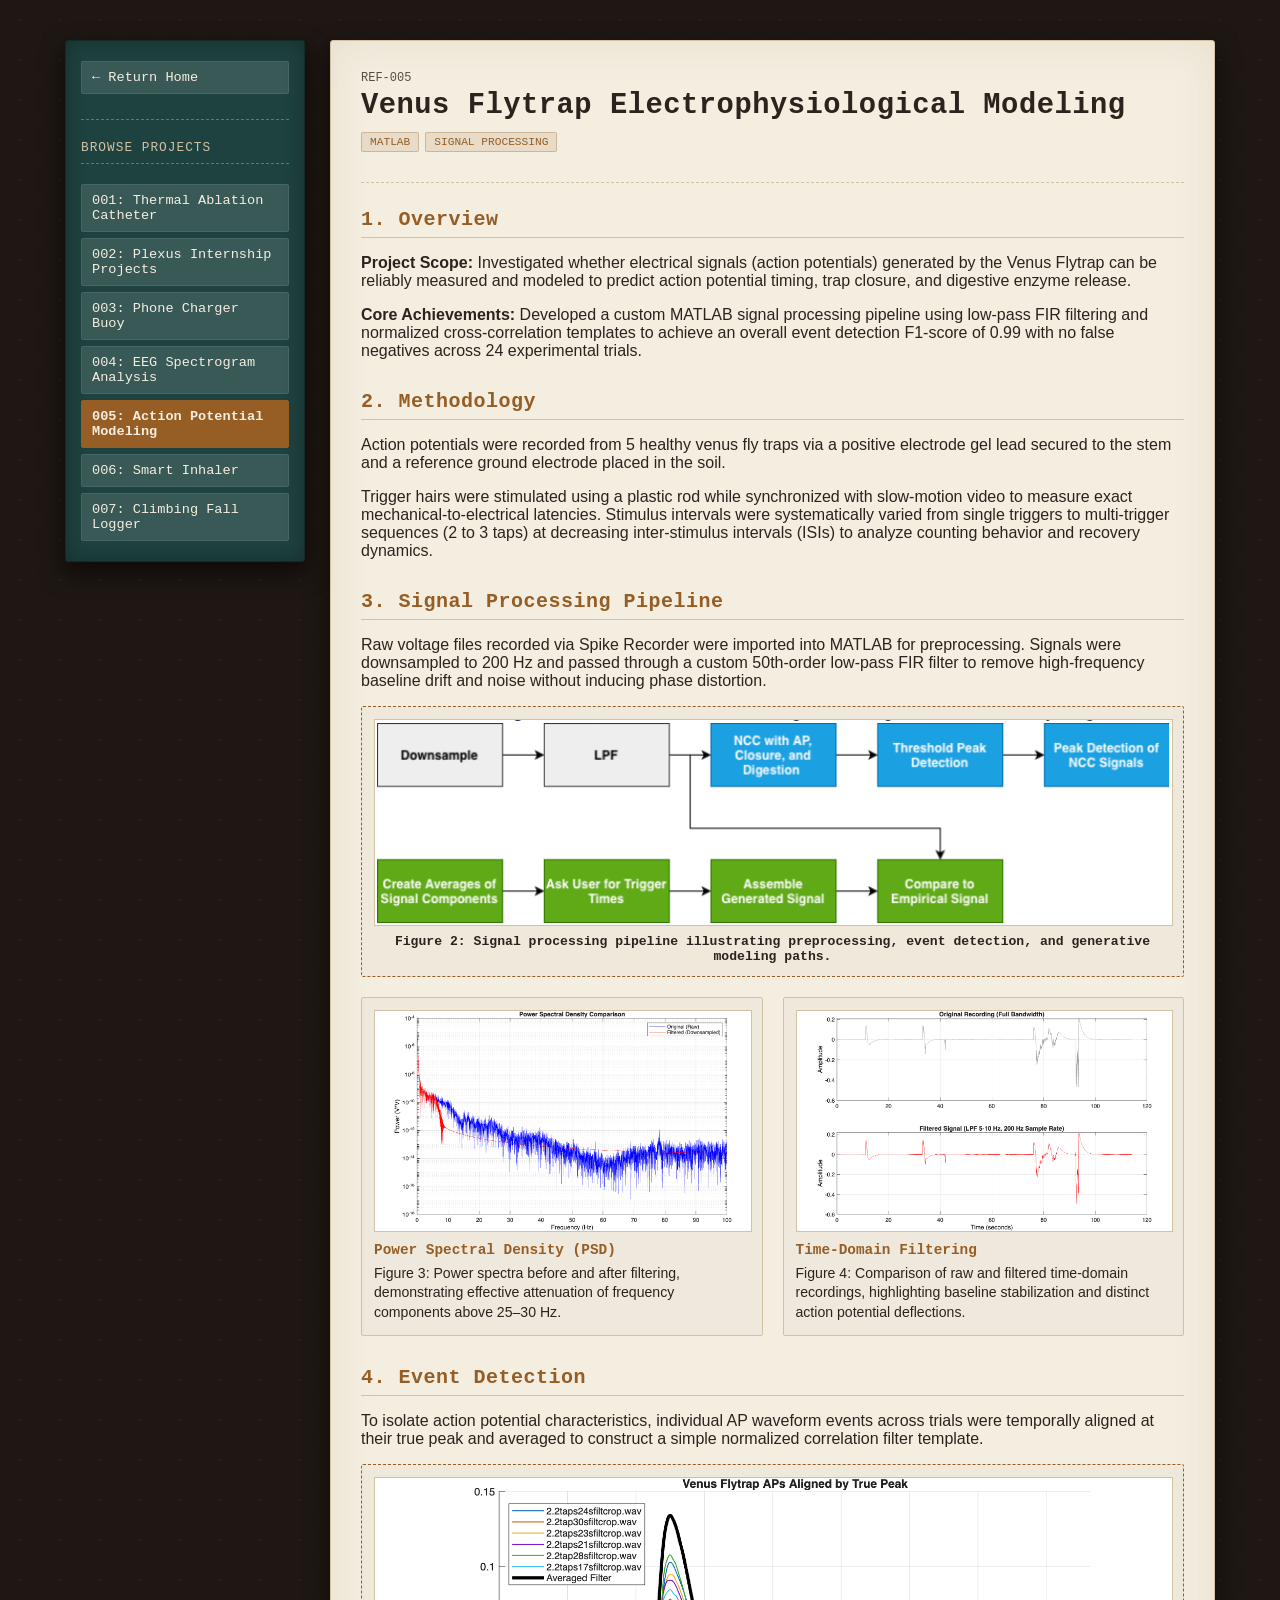
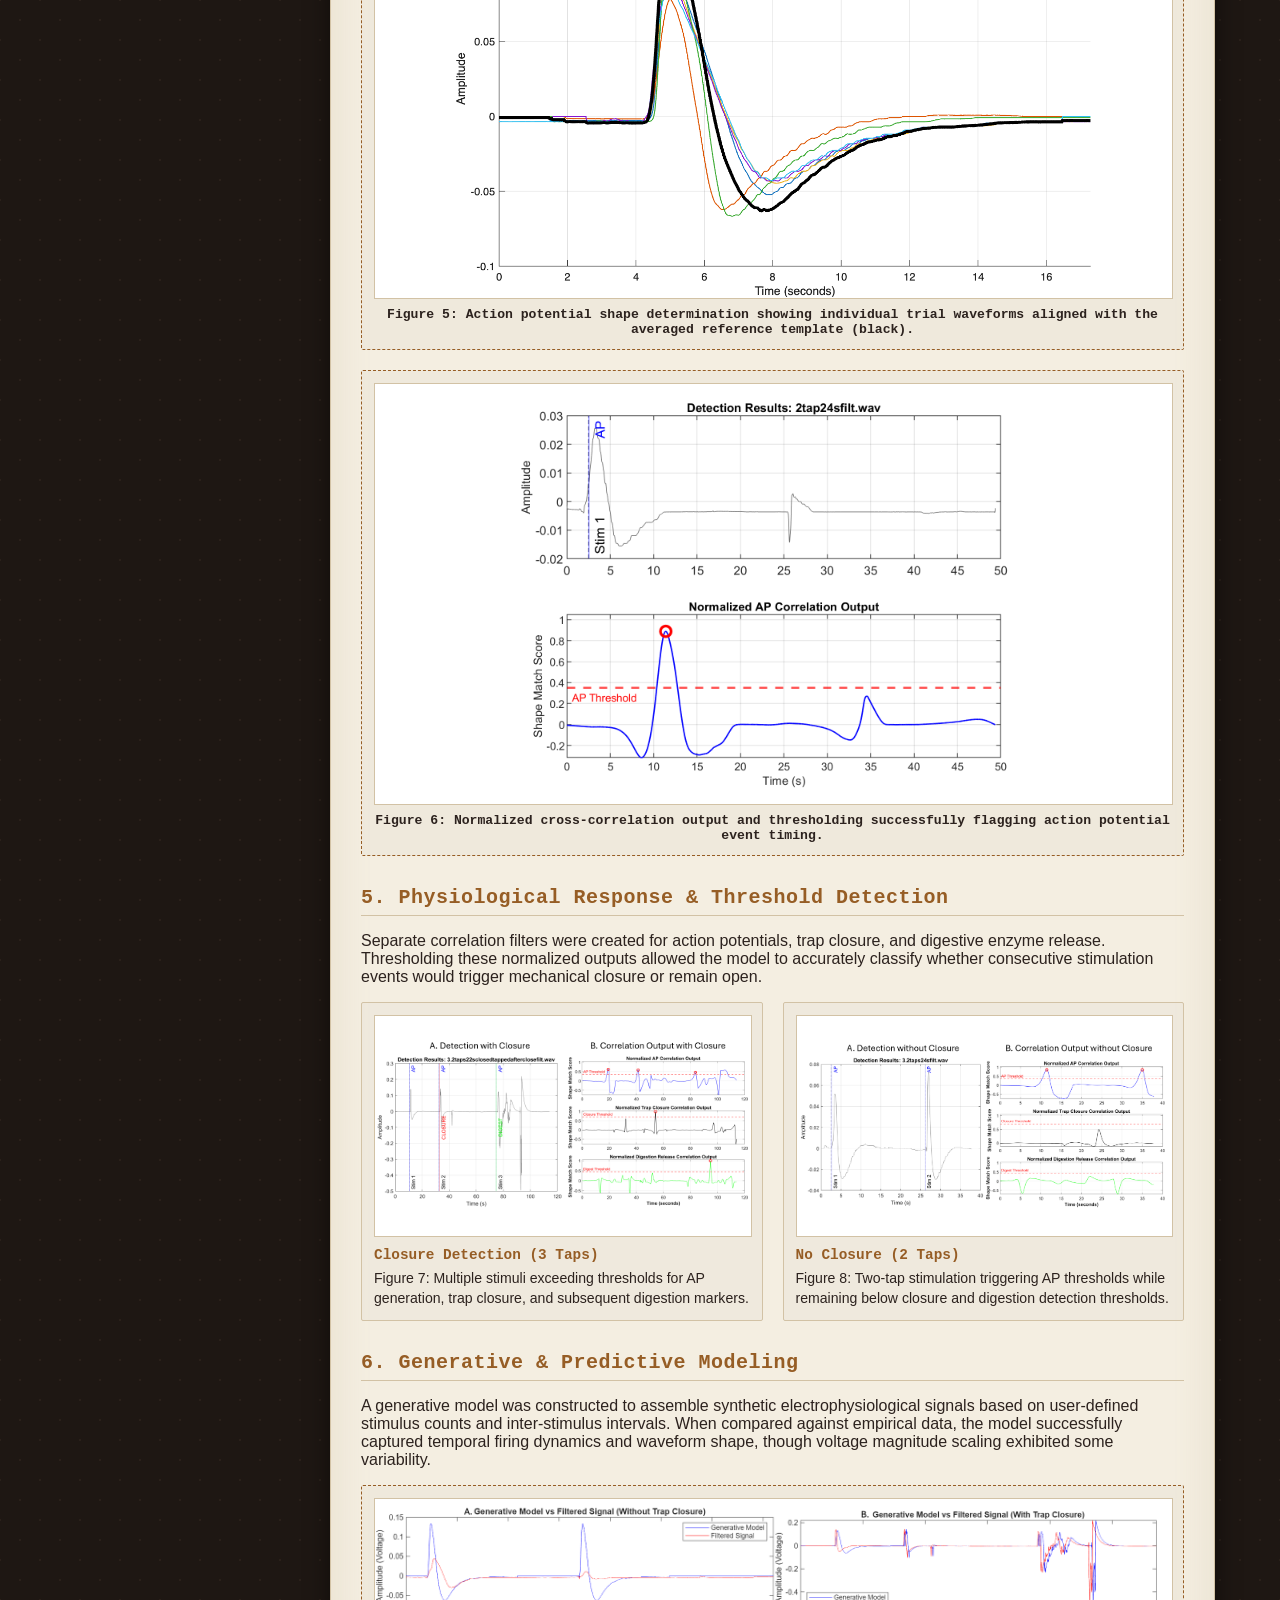
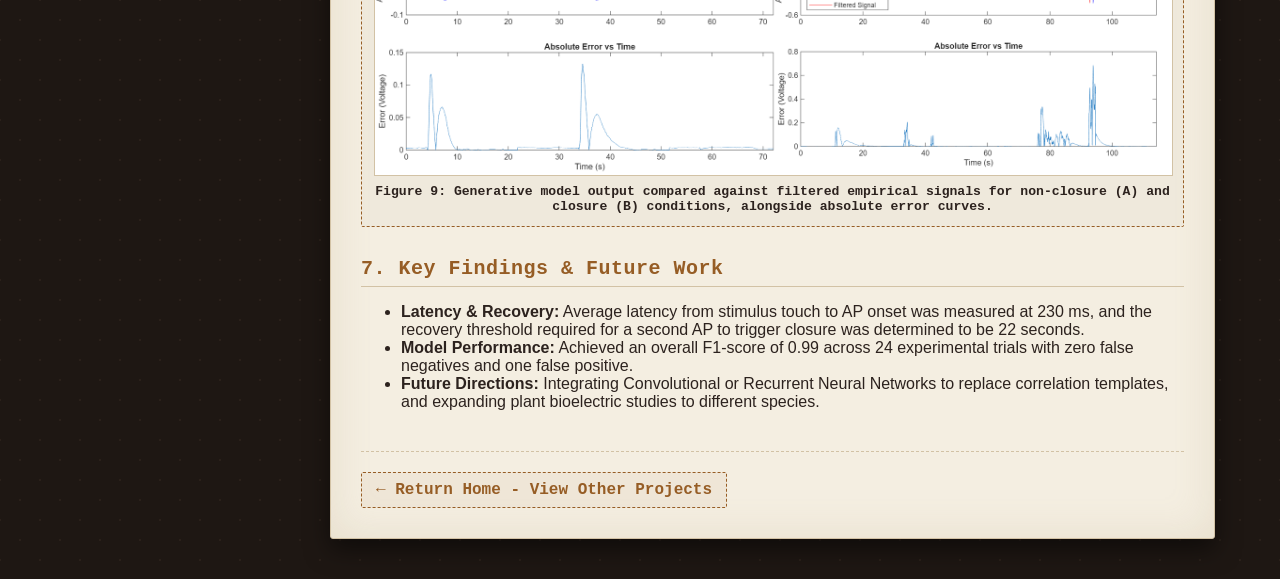
<file: projects/plant_aps.html>
<!DOCTYPE html>
<html lang="en">
<head>
    <meta charset="UTF-8">
    <meta name="viewport" content="width=device-width, initial-scale=1.0">
    <title>Venus Flytrap Electrophysiological Modeling | MATLAB &amp; Signal Processing</title>
    <link rel="stylesheet" href="../styles.css">
</head>

<body>

    <div class="book-layout">
        
        <!-- Sidebar dynamically injected here from assets/js/sidebar.js -->
        <div id="sidebar-container"></div>

        <!-- Main Document Sheet Container -->
        <main class="project-detail-container">
            <article class="parchment-sheet">
                <header class="detail-header">
                    <span class="catalog-num">REF-005</span>
                    <h1>Venus Flytrap Electrophysiological Modeling</h1>
                    <div class="tag-row">
                        <span class="tag">MATLAB</span>
                        <span class="tag">SIGNAL PROCESSING</span>
                    </div>
                </header>

                <!-- 1. Overview & Objectives -->
                <section class="detail-section">
                    <h2>1. Overview </h2>
                    <p>
                        <strong>Project Scope:</strong> Investigated whether electrical signals (action potentials) generated by the Venus Flytrap can be reliably measured and modeled to predict action potential timing, trap closure, and digestive enzyme release.
                    </p>
                    <p>
                        <strong>Core Achievements:</strong> Developed a custom MATLAB signal processing pipeline using low-pass FIR filtering and normalized cross-correlation templates to achieve an overall event detection F1-score of 0.99 with no false negatives across 24 experimental trials.
                    </p>
                </section>

                <!-- 2. Experimental Setup & Data Acquisition -->
                <section class="detail-section">
                    <h2>2. Methodology</h2>
                    <p>
                        Action potentials were recorded from 5 healthy venus fly traps via a positive electrode gel lead secured to the stem and a reference ground electrode placed in the soil. 
                    </p>
                    <p>
                        Trigger hairs were stimulated using a plastic rod while synchronized with slow-motion video to measure exact mechanical-to-electrical latencies. Stimulus intervals were systematically varied from single triggers to multi-trigger sequences (2 to 3 taps) at decreasing inter-stimulus intervals (ISIs) to analyze counting behavior and recovery dynamics.
                    </p>
                </section>

                <!-- 3. Signal Processing & Filtering Pipeline -->
                <section class="detail-section">
                    <h2>3. Signal Processing Pipeline</h2>
                    <p>
                        Raw voltage files recorded via Spike Recorder were imported into MATLAB for preprocessing. Signals were downsampled to 200 Hz and passed through a custom 50th-order low-pass FIR filter to remove high-frequency baseline drift and noise without inducing phase distortion.
                    </p>

                    <div class="figure-box">
                        <img src="../assets/images/plant_aps/filter_pipeline.png" alt="Signal Processing Pipeline Flowchart" onerror="this.src='https://via.placeholder.com/750x220?text=filter_pipeline.png';">
                        <div class="figure-caption">Figure 2: Signal processing pipeline illustrating preprocessing, event detection, and generative modeling paths.</div>
                    </div>

                    <div class="plot-grid-2col" style="margin-top: 20px;">
                        <div class="plot-card">
                            <div>
                                <img src="../assets/images/plant_aps/power_spectra.png" alt="Power Spectral Density Comparison" onerror="this.src='https://via.placeholder.com/360x220?text=power_spectra.png';">
                                <h4>Power Spectral Density (PSD)</h4>
                                <p>Figure 3: Power spectra before and after filtering, demonstrating effective attenuation of frequency components above 25–30 Hz.</p>
                            </div>
                        </div>

                        <div class="plot-card">
                            <div>
                                <img src="../assets/images/plant_aps/signals.png" alt="Time-Domain Signal Comparison" onerror="this.src='https://via.placeholder.com/360x220?text=signals.png';">
                                <h4>Time-Domain Filtering</h4>
                                <p>Figure 4: Comparison of raw and filtered time-domain recordings, highlighting baseline stabilization and distinct action potential deflections.</p>
                            </div>
                        </div>
                    </div>
                </section>

                <!-- 4. Template Matching & Event Detection -->
                <section class="detail-section">
                    <h2>4. Event Detection</h2>
                    <p>
                        To isolate action potential characteristics, individual AP waveform events across trials were temporally aligned at their true peak and averaged to construct a simple normalized correlation filter template.
                    </p>

                    <div class="figure-box">
                        <img src="../assets/images/plant_aps/ap_comparison.png" alt="Action Potential Shape Determination" onerror="this.src='https://via.placeholder.com/750x380?text=ap_comparison.png';">
                        <div class="figure-caption">Figure 5: Action potential shape determination showing individual trial waveforms aligned with the averaged reference template (black).</div>
                    </div>

                    <div class="figure-box" style="margin-top: 20px;">
                        <img src="../assets/images/plant_aps/detection_results.png" alt="Detection Results Sample" onerror="this.src='https://via.placeholder.com/750x380?text=detection_results.png';">
                        <div class="figure-caption">Figure 6: Normalized cross-correlation output and thresholding successfully flagging action potential event timing.</div>
                    </div>
                </section>

                <!-- 5. Physiological Response & Threshold Detection -->
                <section class="detail-section">
                    <h2>5. Physiological Response &amp; Threshold Detection</h2>
                    <p>
                        Separate correlation filters were created for action potentials, trap closure, and digestive enzyme release. Thresholding these normalized outputs allowed the model to accurately classify whether consecutive stimulation events would trigger mechanical closure or remain open.
                    </p>

                    <div class="plot-grid-2col">
                        <div class="plot-card">
                            <div>
                                <img src="../assets/images/plant_aps/closure_detection.png" alt="Closure Detection Results" onerror="this.src='https://via.placeholder.com/360x220?text=closure_detection.png';">
                                <h4>Closure Detection (3 Taps)</h4>
                                <p>Figure 7: Multiple stimuli exceeding thresholds for AP generation, trap closure, and subsequent digestion markers.</p>
                            </div>
                        </div>

                        <div class="plot-card">
                            <div>
                                <img src="../assets/images/plant_aps/no_closure_detection.png" alt="No Closure Detection Results" onerror="this.src='https://via.placeholder.com/360x220?text=no_closure_detection.png';">
                                <h4>No Closure (2 Taps)</h4>
                                <p>Figure 8: Two-tap stimulation triggering AP thresholds while remaining below closure and digestion detection thresholds.</p>
                            </div>
                        </div>
                    </div>
                </section>

                <!-- 6. Generative & Predictive Modeling -->
                <section class="detail-section">
                    <h2>6. Generative &amp; Predictive Modeling</h2>
                    <p>
                        A generative model was constructed to assemble synthetic electrophysiological signals based on user-defined stimulus counts and inter-stimulus intervals. When compared against empirical data, the model successfully captured temporal firing dynamics and waveform shape, though voltage magnitude scaling exhibited some variability.
                    </p>

                    <div class="figure-box tall">
                        <img src="../assets/images/plant_aps/model.png" alt="Generative Model vs Filtered Signal Comparison" onerror="this.src='https://via.placeholder.com/750x540?text=model.png';">
                        <div class="figure-caption">Figure 9: Generative model output compared against filtered empirical signals for non-closure (A) and closure (B) conditions, alongside absolute error curves.</div>
                    </div>
                </section>

                <!-- 7. Key Findings & Future Work -->
                <section class="detail-section">
                    <h2>7. Key Findings &amp; Future Work</h2>
                    <ul>
                        <li><strong>Latency &amp; Recovery:</strong> Average latency from stimulus touch to AP onset was measured at 230 ms, and the recovery threshold required for a second AP to trigger closure was determined to be 22 seconds.</li>
                        <li><strong>Model Performance:</strong> Achieved an overall F1-score of 0.99 across 24 experimental trials with zero false negatives and one false positive.</li>
                        <li><strong>Future Directions:</strong> Integrating Convolutional or Recurrent Neural Networks to replace correlation templates, and expanding plant bioelectric studies to different species.</li>
                    </ul>
                </section>

                <!-- Bottom Exit Navigation -->
                <div style="margin-top: 40px; border-top: 1px dashed var(--parchment-border); padding-top: 20px; display: flex; justify-content: space-between; align-items: center;">
                    <a href="../index.html" class="btn-back" style="font-family: var(--font-title); color: var(--copper-accent); text-decoration: none; font-weight: bold; border: 1px dashed var(--copper-accent); padding: 8px 14px; border-radius: 2px; background: rgba(150, 93, 37, 0.05);">&larr; Return Home - View Other Projects</a>
                </div>
            </article>
        </main>
    </div>

    <!-- Centralized Sidebar Injection Script -->
    <script src="../assets/js/sidebar.js"></script>
</body>
</html>
</file>
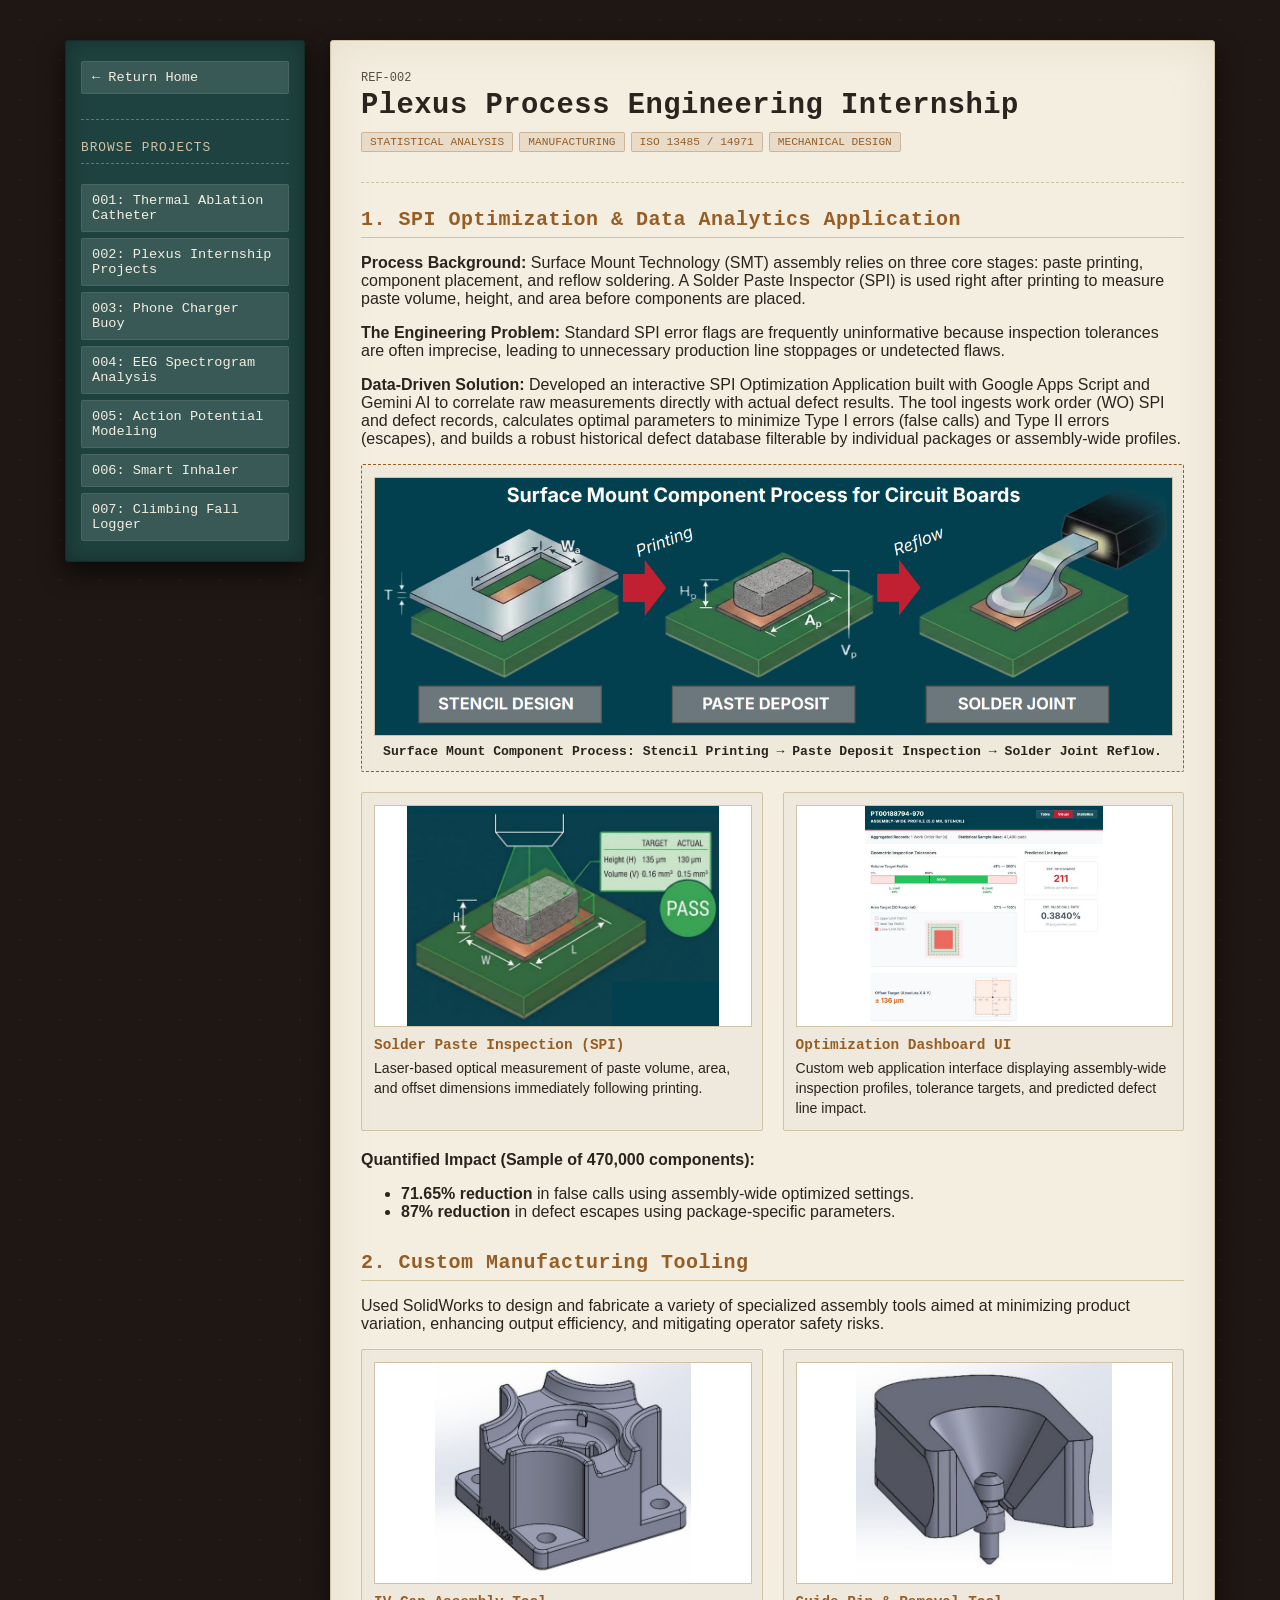
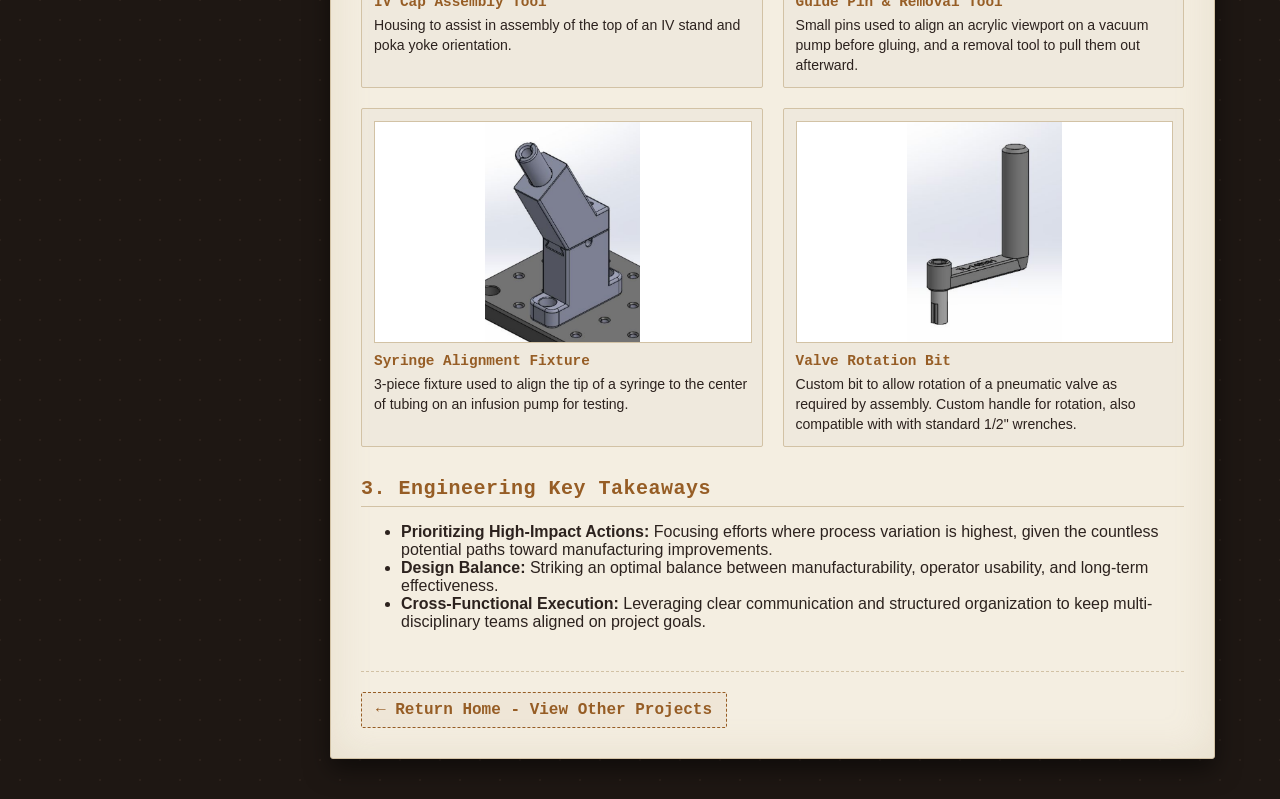
<file: projects/plexus_internship.html>
<!DOCTYPE html>
<html lang="en">
<head>
    <meta charset="UTF-8">
    <meta name="viewport" content="width=device-width, initial-scale=1.0">
    <title>Plexus Internship Projects | Process Engineering</title>
    <link rel="stylesheet" href="../styles.css">
</head>
<body>

    <div class="book-layout">
        
        <!-- Sidebar dynamically injected here from assets/js/sidebar.js -->
        <div id="sidebar-container"></div>

        <!-- Main Document Sheet Container -->
        <main class="project-detail-container">
            <article class="parchment-sheet">
                <header class="detail-header">
                    <span class="catalog-num">REF-002</span>
                    <h1>Plexus Process Engineering Internship</h1>
                    <div class="tag-row">
                        <span class="tag">STATISTICAL ANALYSIS</span>
                        <span class="tag">MANUFACTURING</span>
                        <span class="tag">ISO 13485 / 14971</span>
                        <span class="tag">MECHANICAL DESIGN</span>
                    </div>
                </header>

                <!-- 1. SPI Optimization Application -->
                <section class="detail-section">
                    <h2>1. SPI Optimization &amp; Data Analytics Application</h2>
                    <p>
                        <strong>Process Background:</strong> Surface Mount Technology (SMT) assembly relies on three core stages: paste printing, component placement, and reflow soldering. A Solder Paste Inspector (SPI) is used right after printing to measure paste volume, height, and area before components are placed.
                    </p>
                    <p>
                        <strong>The Engineering Problem:</strong> Standard SPI error flags are frequently uninformative because inspection tolerances are often imprecise, leading to unnecessary production line stoppages or undetected flaws.
                    </p>
                    <p>
                        <strong>Data-Driven Solution:</strong> Developed an interactive SPI Optimization Application built with Google Apps Script and Gemini AI to correlate raw measurements directly with actual defect results. The tool ingests work order (WO) SPI and defect records, calculates optimal parameters to minimize Type I errors (false calls) and Type II errors (escapes), and builds a robust historical defect database filterable by individual packages or assembly-wide profiles.
                    </p>

                    <div class="figure-box">
                        <img src="../assets/images/plexus/smt_process.png" alt="SMT Process Flow" onerror="this.src='https://via.placeholder.com/750x220?text=smt_process.png';">
                        <div class="figure-caption">Surface Mount Component Process: Stencil Printing &rarr; Paste Deposit Inspection &rarr; Solder Joint Reflow.</div>
                    </div>

                    <div class="plot-grid-2col" style="margin-top: 20px;">
                        <div class="plot-card">
                            <div>
                                <img src="../assets/images/plexus/spi.png" alt="SPI Deposit Measurement" onerror="this.src='https://via.placeholder.com/360x220?text=spi.png';">
                                <h4>Solder Paste Inspection (SPI)</h4>
                                <p>Laser-based optical measurement of paste volume, area, and offset dimensions immediately following printing.</p>
                            </div>
                        </div>

                        <div class="plot-card">
                            <div>
                                <img src="../assets/images/plexus/website.png" alt="SPI Optimization Dashboard UI" onerror="this.src='https://via.placeholder.com/360x220?text=website.png';">
                                <h4>Optimization Dashboard UI</h4>
                                <p>Custom web application interface displaying assembly-wide inspection profiles, tolerance targets, and predicted defect line impact.</p>
                            </div>
                        </div>
                    </div>

                    <p style="margin-top: 20px;">
                        <strong>Quantified Impact (Sample of 470,000 components):</strong>
                    </p>
                    <ul>
                        <li><strong>71.65% reduction</strong> in false calls using assembly-wide optimized settings.</li>
                        <li><strong>87% reduction</strong> in defect escapes using package-specific parameters.</li>
                    </ul>
                </section>

                <!-- 2. Custom Manufacturing Tooling Projects -->
                <section class="detail-section">
                    <h2>2. Custom Manufacturing Tooling</h2>
                    <p>
                        Used SolidWorks to design and fabricate a variety of specialized assembly tools aimed at minimizing product variation, enhancing output efficiency, and mitigating operator safety risks.
                    </p>

                    <!-- 2x2 Collage Grid for Tooling -->
                    <div class="plot-grid-2col" style="margin-top: 15px;">
                        <div class="plot-card">
                            <div>
                                <img src="../assets/images/plexus/iv_tooling.png" alt="IV Fixture Tooling" onerror="this.src='https://via.placeholder.com/360x220?text=iv_tooling.png';">
                                <h4>IV Cap Assembly Tool</h4>
                                <p>Housing to assist in assembly of the top of an IV stand and poka yoke orientation.</p>
                            </div>
                        </div>

                        <div class="plot-card">
                            <div>
                                <img src="../assets/images/plexus/pin_tooling.png" alt="Pin Press-Fit Tooling" onerror="this.src='https://via.placeholder.com/360x220?text=pin_tooling.png';">
                                <h4>Guide Pin &amp; Removal Tool</h4>
                                <p>Small pins used to align an acrylic viewport on a vacuum pump before gluing, and a removal tool to pull them out afterward.</p>
                            </div>
                        </div>

                        <div class="plot-card">
                            <div>
                                <img src="../assets/images/plexus/syringe_tooling.png" alt="Syringe Dispensing Fixture" onerror="this.src='https://via.placeholder.com/360x220?text=syringe_tooling.png';">
                                <h4>Syringe Alignment Fixture</h4>
                                <p>3-piece fixture used to align the tip of a syringe to the center of tubing on an infusion pump for testing.</p>
                            </div>
                        </div>

                        <div class="plot-card">
                            <div>
                                <img src="../assets/images/plexus/valve_tooling.png" alt="Valve Actuation Tooling" onerror="this.src='https://via.placeholder.com/360x220?text=valve_tooling.png';">
                                <h4>Valve Rotation Bit</h4>
                                <p>Custom bit to allow rotation of a pneumatic valve as required by assembly. Custom handle for rotation, also compatible with with standard 1/2" wrenches.</p>
                            </div>
                        </div>
                    </div>
                </section>

                <!-- 3. Engineering Takeaways -->
                <section class="detail-section">
                    <h2>3. Engineering Key Takeaways</h2>
                    <ul>
                        <li><strong>Prioritizing High-Impact Actions:</strong> Focusing efforts where process variation is highest, given the countless potential paths toward manufacturing improvements.</li>
                        <li><strong>Design Balance:</strong> Striking an optimal balance between manufacturability, operator usability, and long-term effectiveness.</li>
                        <li><strong>Cross-Functional Execution:</strong> Leveraging clear communication and structured organization to keep multi-disciplinary teams aligned on project goals.</li>
                    </ul>
                </section>

                <!-- Bottom Exit Navigation -->
                <div style="margin-top: 40px; border-top: 1px dashed var(--parchment-border); padding-top: 20px; display: flex; justify-content: space-between; align-items: center;">
                    <a href="../index.html" class="btn-back" style="font-family: var(--font-title); color: var(--copper-accent); text-decoration: none; font-weight: bold; border: 1px dashed var(--copper-accent); padding: 8px 14px; border-radius: 2px; background: rgba(150, 93, 37, 0.05);">&larr; Return Home - View Other Projects</a>
                </div>
            </article>
        </main>
    </div>

    <!-- Centralized Sidebar Injection Script -->
    <script src="../assets/js/sidebar.js"></script>
</body>
</html>
</file>
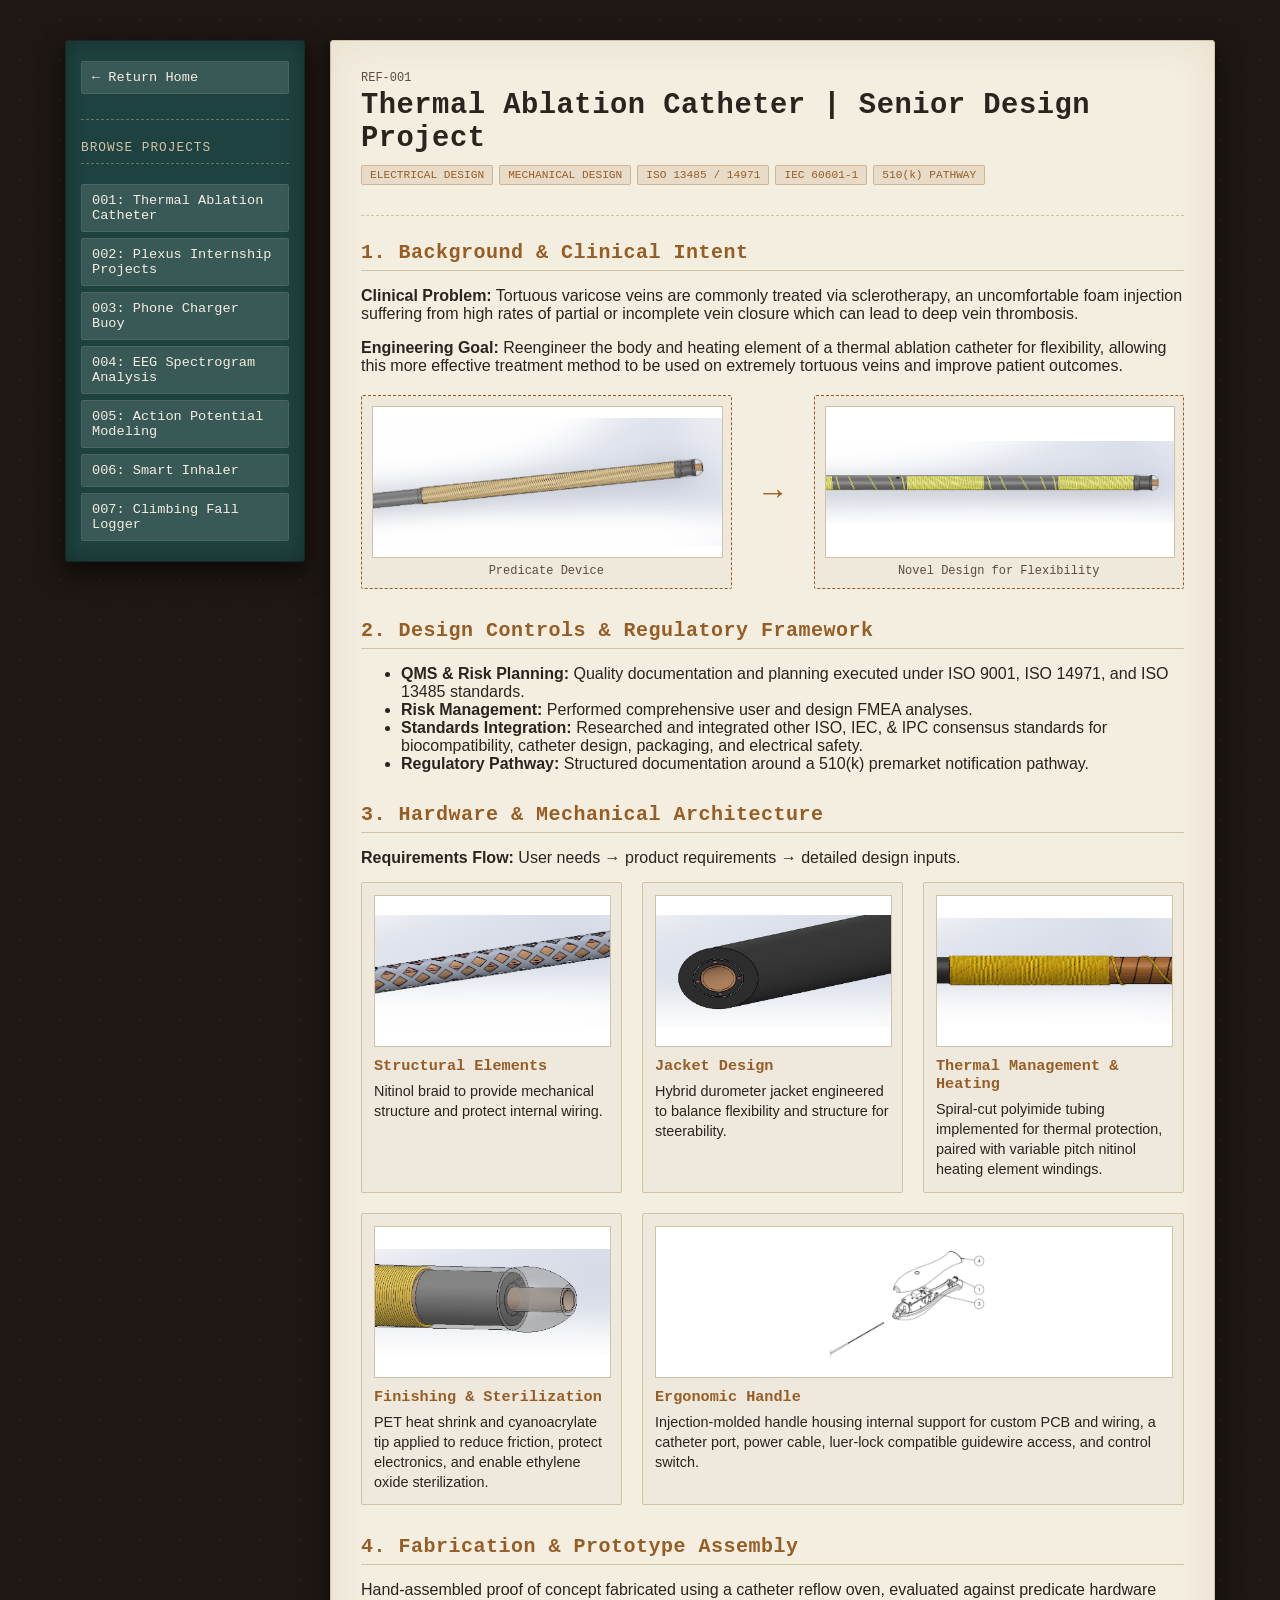
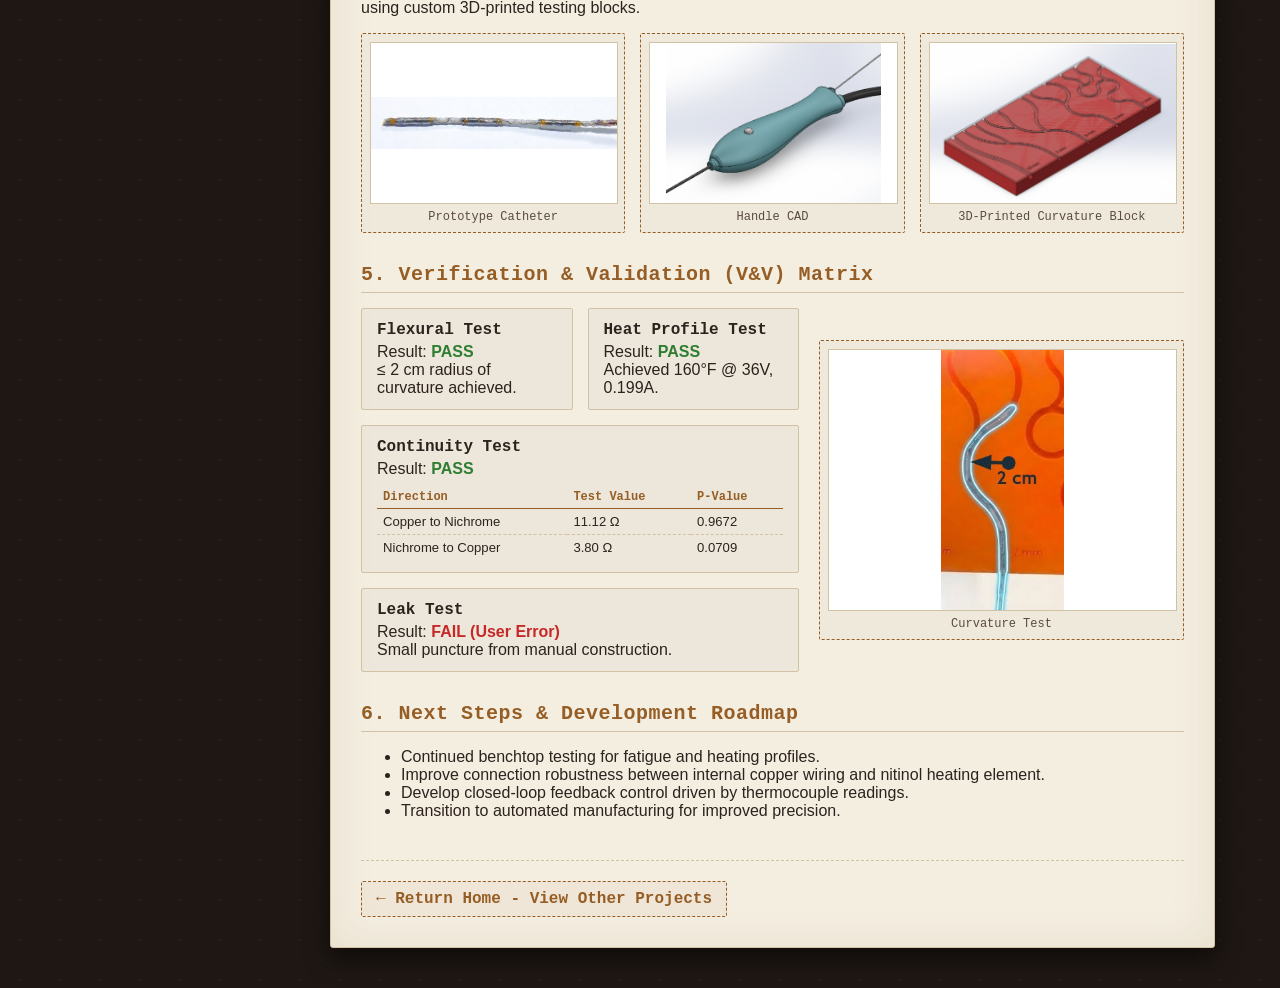
<file: projects/senior_design.html>
<!DOCTYPE html>
<html lang="en">
<head>
    <meta charset="UTF-8">
    <meta name="viewport" content="width=device-width, initial-scale=1.0">
    <title>Thermal Ablation Catheter | Senior Design Project</title>
    <link rel="stylesheet" href="../styles.css">
    <style>
        /* Page-specific styling for Thermal Ablation Catheter blueprint */
        .detail-header {
            border-bottom: 1px dashed var(--parchment-border);
            padding-bottom: 15px;
            margin-bottom: 25px;
        }

        .detail-section {
            margin-bottom: 30px;
        }

        .detail-section h2 {
            font-size: 1.25rem;
            color: var(--copper-accent);
            border-bottom: 1px solid var(--parchment-border);
            padding-bottom: 6px;
            margin-bottom: 12px;
        }

        /* V&V Section Layout (2x2 Grid + Image Side-by-Side) */
        .vv-container {
            display: grid;
            grid-template-columns: 1.2fr 1fr;
            gap: 20px;
            align-items: center;
            margin-top: 15px;
        }

        .spec-grid-2x2 {
            display: grid;
            grid-template-columns: repeat(2, 1fr);
            gap: 15px;
        }

        .spec-box {
            background: rgba(0, 0, 0, 0.03);
            border: 1px solid var(--parchment-border);
            padding: 12px 15px;
            border-radius: 2px;
        }

        .spec-box strong {
            font-family: var(--font-title);
            color: var(--ink-dark);
            display: block;
            margin-bottom: 4px;
        }

        .vv-image-wrapper {
            background: rgba(0, 0, 0, 0.02);
            border: 1px dashed var(--copper-accent);
            padding: 8px;
            border-radius: 2px;
            text-align: center;
        }

        .vv-image-wrapper img {
            width: 100%;
            height: 260px;
            object-fit: contain;
            display: block;
            background: #fff;
            border: 1px solid var(--parchment-border);
        }

        .image-gallery {
            display: grid;
            grid-template-columns: repeat(auto-fit, minmax(220px, 1fr));
            gap: 15px;
            margin-top: 15px;
        }

        .gallery-item {
            background: rgba(0, 0, 0, 0.02);
            border: 1px dashed var(--copper-accent);
            padding: 8px;
            border-radius: 2px;
            text-align: center;
        }

        .gallery-item img {
            width: 100%;
            height: 160px;
            object-fit: contain;
            display: block;
            background: #fff;
            border: 1px solid var(--parchment-border);
        }

        .gallery-caption {
            font-family: var(--font-title);
            font-size: 0.75rem;
            color: var(--ink-muted);
            margin-top: 6px;
        }

        .status-pass {
            color: #2e7d32;
            font-weight: bold;
        }
        .status-fail {
            color: #c62828;
            font-weight: bold;
        }

        /* Evolution Comparison Layout */
        .evolution-comparison {
            display: flex;
            align-items: center;
            justify-content: center;
            gap: 20px;
            margin-top: 20px;
            flex-wrap: wrap;
        }
        .comparison-item {
            flex: 1;
            min-width: 280px;
            background: rgba(0, 0, 0, 0.02);
            border: 1px dashed var(--copper-accent);
            padding: 10px;
            border-radius: 2px;
            text-align: center;
        }
        .comparison-item img {
            width: 100%;
            height: 150px;
            object-fit: contain;
            display: block;
            background: #fff;
            border: 1px solid var(--parchment-border);
        }
        .comparison-arrow {
            font-size: 2rem;
            color: var(--copper-accent);
            font-weight: bold;
            padding: 0 5px;
        }

        /* Hardware Architecture Component Cards */
        .hardware-grid {
            display: grid;
            grid-template-columns: repeat(auto-fit, minmax(260px, 1fr));
            gap: 20px;
            margin-top: 15px;
        }
        .hardware-card {
            background: rgba(0, 0, 0, 0.02);
            border: 1px solid var(--parchment-border);
            padding: 12px;
            border-radius: 2px;
            display: flex;
            flex-direction: column;
            justify-content: space-between;
        }
        .hardware-card img {
            width: 100%;
            height: 150px;
            object-fit: contain;
            display: block;
            background: #fff;
            border: 1px solid var(--parchment-border);
            margin-bottom: 10px;
        }
        .hardware-card h4 {
            font-family: var(--font-title);
            font-size: 0.95rem;
            color: var(--copper-accent);
            margin: 0 0 6px 0;
        }
        .hardware-card p {
            font-size: 0.9rem;
            line-height: 1.4;
            margin: 0;
            color: var(--ink-dark);
        }

        /* Span card across 2 columns in the grid */
        .hardware-card.wide-card {
            grid-column: span 2;
        }

        @media (max-width: 768px) {
            .hardware-card.wide-card {
                grid-column: span 1; /* Stack to 1 column on mobile screens */
            }
        }

        @media (max-width: 850px) {
            .vv-container {
                grid-template-columns: 1fr;
            }
            .comparison-arrow {
                transform: rotate(90deg);
                margin: 10px 0;
            }
        }

        /* Continuity Data Table Styling */
        .continuity-table {
            width: 100%;
            border-collapse: collapse;
            margin-top: 8px;
            font-size: 0.82rem;
        }
        .continuity-table th {
            font-family: var(--font-title);
            color: var(--copper-accent);
            font-size: 0.75rem;
            text-align: left;
            padding: 4px 6px;
            border-bottom: 1px solid var(--copper-accent);
        }
        .continuity-table td {
            padding: 5px 6px;
            border-bottom: 1px dashed var(--parchment-border);
            color: var(--ink-dark);
        }
        .continuity-table tr:last-child td {
            border-bottom: none;
        }
        
        /* Make Continuity card span both columns of the sub-grid */
        .spec-box.continuity-box {
            grid-column: span 2;
        }
    </style>
</head>
<body>

    <div class="book-layout">
        
        <!-- Sidebar dynamically injected here from assets/js/sidebar.js -->
        <div id="sidebar-container"></div>

        <!-- Main Document Sheet Container -->
        <main class="project-detail-container">
            <article class="parchment-sheet">
                <header class="detail-header">
                    <span class="catalog-num">REF-001</span>
                    <h1>Thermal Ablation Catheter | Senior Design Project</h1>
                    <div class="tag-row">
                        <span class="tag">ELECTRICAL DESIGN</span>
                        <span class="tag">MECHANICAL DESIGN</span>
                        <span class="tag">ISO 13485 / 14971</span>
                        <span class="tag">IEC 60601-1</span>
                        <span class="tag">510(k) PATHWAY</span>
                    </div>
                </header>

                <!-- Overview & Clinical Goal -->
                <section class="detail-section">
                    <h2>1. Background & Clinical Intent</h2>
                    <p>
                        <strong>Clinical Problem:</strong> Tortuous varicose veins are commonly treated via sclerotherapy, an uncomfortable foam injection suffering from high rates of partial or incomplete vein closure which can lead to deep vein thrombosis.
                    </p>
                    <p>
                        <strong>Engineering Goal:</strong> Reengineer the body and heating element of a thermal ablation catheter for flexibility, allowing this more effective treatment method to be used on extremely tortuous veins and improve patient outcomes.
                    </p>

                    <!-- Design Evolution Visual Comparison -->
                    <div class="evolution-comparison">
                        <div class="comparison-item">
                            <img src="../assets/images/senior_design/old_tip.png" alt="Predicate Device" onerror="this.src='https://via.placeholder.com/300x150?text=old_tip.png';">
                            <div class="gallery-caption">Predicate Device</div>
                        </div>
                        <div class="comparison-arrow">&rarr;</div>
                        <div class="comparison-item">
                            <img src="../assets/images/senior_design/side_view.png" alt="Novel Design for Flexibility" onerror="this.src='https://via.placeholder.com/300x150?text=side_view.png';">
                            <div class="gallery-caption">Novel Design for Flexibility</div>
                        </div>
                    </div>
                </section>

                <!-- Quality & Regulatory Controls -->
                <section class="detail-section">
                    <h2>2. Design Controls & Regulatory Framework</h2>
                    <ul>
                        <li><strong>QMS & Risk Planning:</strong> Quality documentation and planning executed under ISO 9001, ISO 14971, and ISO 13485 standards.</li>
                        <li><strong>Risk Management:</strong> Performed comprehensive user and design FMEA analyses.</li>
                        <li><strong>Standards Integration:</strong> Researched and integrated other ISO, IEC, & IPC consensus standards for biocompatibility, catheter design, packaging, and electrical safety.</li>
                        <li><strong>Regulatory Pathway:</strong> Structured documentation around a 510(k) premarket notification pathway.</li>
                    </ul>
                </section>

                <!-- Mechanical & Electrical Architecture -->
                <section class="detail-section">
                    <h2>3. Hardware & Mechanical Architecture</h2>
                    <p style="margin-bottom: 15px;">
                        <strong>Requirements Flow:</strong> User needs &rarr; product requirements &rarr; detailed design inputs.
                    </p>

                    <!-- Hardware Grid with Images & Descriptions -->
                    <div class="hardware-grid">
                        
                        <!-- Braid -->
                        <div class="hardware-card">
                            <div>
                                <img src="../assets/images/senior_design/braid.png" alt="Nitinol Braid" onerror="this.src='https://via.placeholder.com/300x150?text=braid.png';">
                                <h4>Structural Elements</h4>
                                <p>Nitinol braid to provide mechanical structure and protect internal wiring.</p>
                            </div>
                        </div>

                        <!-- Jacket -->
                        <div class="hardware-card">
                            <div>
                                <img src="../assets/images/senior_design/jacket.png" alt="Hybrid Jacket" onerror="this.src='https://via.placeholder.com/300x150?text=jacket.png';">
                                <h4>Jacket Design</h4>
                                <p>Hybrid durometer jacket engineered to balance flexibility and structure for steerability.</p>
                            </div>
                        </div>

                        <!-- Windings -->
                        <div class="hardware-card">
                            <div>
                                <img src="../assets/images/senior_design/windings.png" alt="Thermal Management & Windings" onerror="this.src='https://via.placeholder.com/300x150?text=windings.png';">
                                <h4>Thermal Management & Heating</h4>
                                <p>Spiral-cut polyimide tubing implemented for thermal protection, paired with variable pitch nitinol heating element windings.</p>
                            </div>
                        </div>

                        <!-- Tip -->
                        <div class="hardware-card">
                            <div>
                                <img src="../assets/images/senior_design/tip.png" alt="Tip & Sterilization" onerror="this.src='https://via.placeholder.com/300x150?text=tip.png';">
                                <h4>Finishing & Sterilization</h4>
                                <p>PET heat shrink and cyanoacrylate tip applied to reduce friction, protect electronics, and enable ethylene oxide sterilization.</p>
                            </div>
                        </div>

                        <!-- Handle -->
                        <div class="hardware-card wide-card">
                            <div>
                                <img src="../assets/images/senior_design/drawing.jpg" alt="Ergonomic Handle" onerror="this.src='https://via.placeholder.com/300x150?text=handle.png';">
                                <h4>Ergonomic Handle</h4>
                                <p>Injection-molded handle housing internal support for custom PCB and wiring, a catheter port, power cable, luer-lock compatible guidewire access, and control switch.</p>
                            </div>
                        </div>

                    </div>
                </section>

                <!-- Prototype & Fabrication Gallery -->
                <section class="detail-section">
                    <h2>4. Fabrication & Prototype Assembly</h2>
                    <p>Hand-assembled proof of concept fabricated using a catheter reflow oven, evaluated against predicate hardware using custom 3D-printed testing blocks.</p>
                    
                    <div class="image-gallery">
                        <div class="gallery-item">
                            <img src="../assets/images/senior_design/prototype.jpg" alt="Reflow Assembly" onerror="this.src='https://via.placeholder.com/300x160?text=Reflow+Assembly';">
                            <div class="gallery-caption">Prototype Catheter</div>
                        </div>
                        <div class="gallery-item">
                            <img src="../assets/images/senior_design/handle.png" alt="Handle CAD" onerror="this.src='https://via.placeholder.com/300x160?text=Handle+CAD';">
                            <div class="gallery-caption">Handle CAD</div>
                        </div>
                        <div class="gallery-item">
                            <img src="../assets/images/senior_design/testing_block.png" alt="Testing Fixture" onerror="this.src='https://via.placeholder.com/300x160?text=3D+Test+Block';">
                            <div class="gallery-caption">3D-Printed Curvature Block</div>
                        </div>
                    </div>
                </section>

                <!-- Verification & Validation Results -->
                <section class="detail-section">
                    <h2>5. Verification & Validation (V&V) Matrix</h2>
                    
                    <div class="vv-container">
                        <!-- Left: Restructured Grid with Continuity Table spanning wide -->
                        <div class="spec-grid-2x2">
                            <div class="spec-box">
                                <strong>Flexural Test</strong>
                                Result: <span class="status-pass">PASS</span><br>
                                &le; 2 cm radius of curvature achieved.
                            </div>
                            <div class="spec-box">
                                <strong>Heat Profile Test</strong>
                                Result: <span class="status-pass">PASS</span><br>
                                Achieved 160&deg;F @ 36V, 0.199A.
                            </div>
                            
                            <!-- Continuity Test with Embedded Data Table spanning 2 columns -->
                            <div class="spec-box continuity-box">
                                <strong>Continuity Test</strong>
                                Result: <span class="status-pass">PASS</span>
                                <table class="continuity-table">
                                    <thead>
                                        <tr>
                                            <th>Direction</th>
                                            <th>Test Value</th>
                                            <th>P-Value</th>
                                        </tr>
                                    </thead>
                                    <tbody>
                                        <tr>
                                            <td>Copper to Nichrome</td>
                                            <td>11.12 &Omega;</td>
                                            <td>0.9672</td>
                                        </tr>
                                        <tr>
                                            <td>Nichrome to Copper</td>
                                            <td>3.80 &Omega;</td>
                                            <td>0.0709</td>
                                        </tr>
                                    </tbody>
                                </table>
                            </div>

                            <div class="spec-box" style="grid-column: span 2;">
                                <strong>Leak Test</strong>
                                Result: <span class="status-fail">FAIL (User Error)</span><br>
                                Small puncture from manual construction.
                            </div>
                        </div>

                        <!-- Right: Curvature Test Image -->
                        <div class="vv-image-wrapper">
                            <img src="../assets/images/senior_design/curvature_test.jpg" alt="Curvature Test" onerror="this.src='https://via.placeholder.com/300x260?text=curvature_test.jpg';">
                            <div class="gallery-caption">Curvature Test</div>
                        </div>
                    </div>
                </section>

                <!-- Next Iterations -->
                <section class="detail-section">
                    <h2>6. Next Steps & Development Roadmap</h2>
                    <ul>
                        <li>Continued benchtop testing for fatigue and heating profiles.</li>
                        <li>Improve connection robustness between internal copper wiring and nitinol heating element.</li>
                        <li>Develop closed-loop feedback control driven by thermocouple readings.</li>
                        <li>Transition to automated manufacturing for improved precision.</li>
                    </ul>
                </section>

                <!-- Bottom Exit Navigation -->
                <div style="margin-top: 40px; border-top: 1px dashed var(--parchment-border); padding-top: 20px; display: flex; justify-content: space-between; align-items: center;">
                    <a href="../index.html" class="btn-back" style="font-family: var(--font-title); color: var(--copper-accent); text-decoration: none; font-weight: bold; border: 1px dashed var(--copper-accent); padding: 8px 14px; border-radius: 2px; background: rgba(150, 93, 37, 0.05);">&larr; Return Home - View Other Projects</a>
                </div>
            </article>
        </main>
    </div>

    <!-- Centralized Sidebar Injection Script -->
    <script src="../assets/js/sidebar.js"></script>
</body>
</html>
</file>
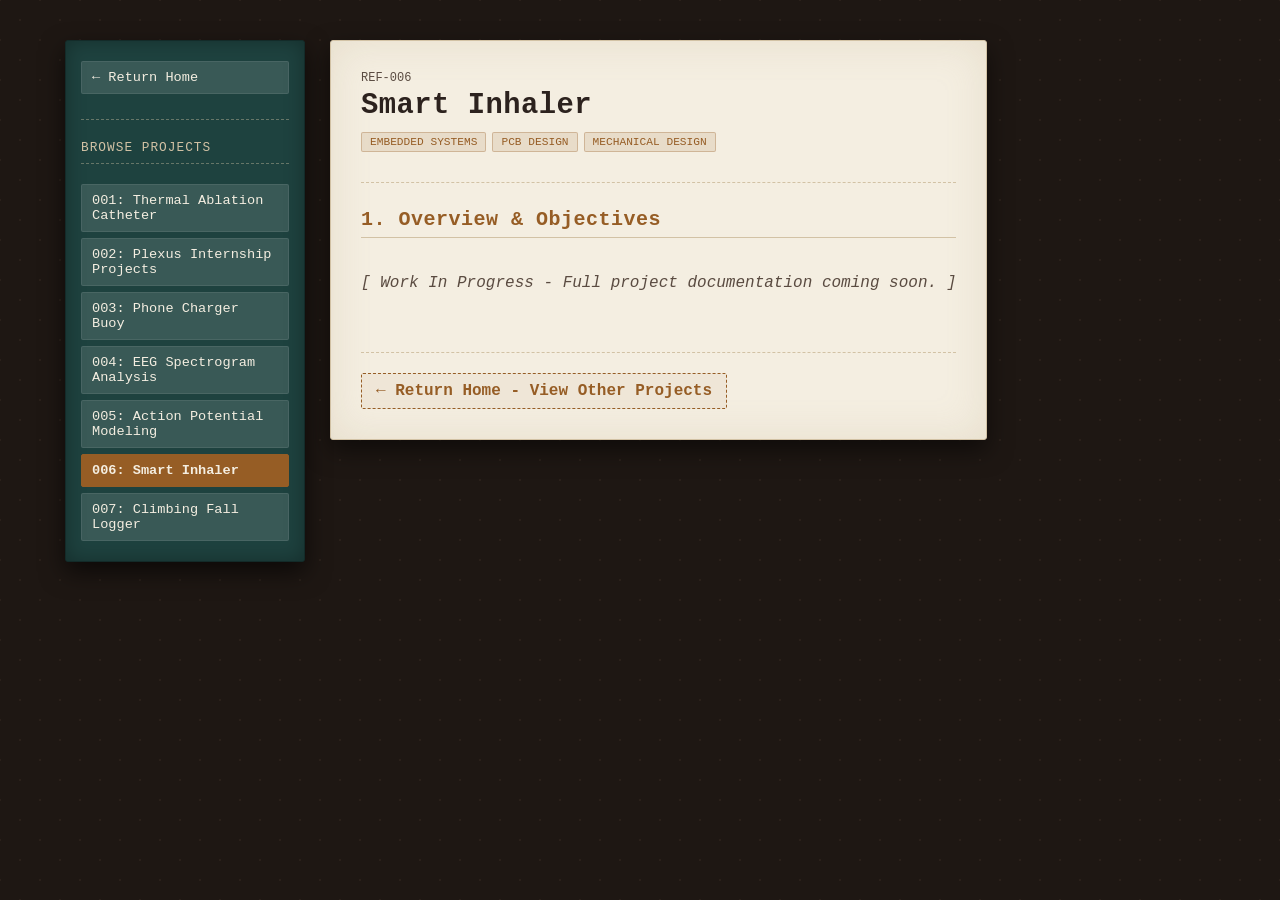
<file: projects/smart_inhaler.html>
<!DOCTYPE html>
<html lang="en">
<head>
    <meta charset="UTF-8">
    <meta name="viewport" content="width=device-width, initial-scale=1.0">
    <title>Smart Inhaler</title>
    <link rel="stylesheet" href="../styles.css">
    <style>
        .detail-header {
            border-bottom: 1px dashed var(--parchment-border);
            padding-bottom: 15px;
            margin-bottom: 25px;
        }
        .detail-section {
            margin-bottom: 30px;
        }
        .detail-section h2 {
            font-size: 1.25rem;
            color: var(--copper-accent);
            border-bottom: 1px solid var(--parchment-border);
            padding-bottom: 6px;
            margin-bottom: 12px;
        }
        .wip-notice {
            font-family: var(--font-title);
            color: var(--ink-muted);
            font-style: italic;
            padding: 20px 0;
        }
    </style>
</head>
<body>

    <div class="book-layout">
        
        <!-- Sidebar dynamically injected here from assets/js/sidebar.js -->
        <div id="sidebar-container"></div>

        <!-- Main Document Sheet Container -->
        <main class="project-detail-container">
            <article class="parchment-sheet">
                <header class="detail-header">
                    <span class="catalog-num">REF-006</span>
                    <h1>Smart Inhaler</h1>
                    <div class="tag-row">
                        <span class="tag">EMBEDDED SYSTEMS</span>
                        <span class="tag">PCB DESIGN</span>
                        <span class="tag">MECHANICAL DESIGN</span>
                    </div>
                </header>

                <!-- Project Body / WIP Content -->
                <section class="detail-section">
                    <h2>1. Overview & Objectives</h2>
                    <p class="wip-notice">[ Work In Progress - Full project documentation coming soon. ]</p>
                </section>

                <!-- Bottom Exit Navigation -->
                <div style="margin-top: 40px; border-top: 1px dashed var(--parchment-border); padding-top: 20px; display: flex; justify-content: space-between; align-items: center;">
                    <a href="../index.html" class="btn-back" style="font-family: var(--font-title); color: var(--copper-accent); text-decoration: none; font-weight: bold; border: 1px dashed var(--copper-accent); padding: 8px 14px; border-radius: 2px; background: rgba(150, 93, 37, 0.05);">&larr; Return Home - View Other Projects</a>
                </div>
            </article>
        </main>
    </div>

    <!-- Centralized Sidebar Injection Script -->
    <script src="../assets/js/sidebar.js"></script>
</body>
</html>
</file>
<file: styles.css>
/* Color Variables & Font Setup */
:root {
    --bg-wood: #30251f;
    --parchment-bg: #f4eee1;
    --parchment-border: #d2c2a5;
    --ink-dark: #2c221e;
    --ink-muted: #5a4b41;
    --copper-accent: #965d25;
    --copper-hover: #b87333;
    --shadow-dark: rgba(0, 0, 0, 0.5);
    
    --font-title: 'Courier New', Courier, monospace;
    --font-body: 'Trebuchet MS', 'Lucida Sans Unicode', sans-serif;
}

body {
    background-color: var(--bg-wood);
    /* Subtle wooden texture simulated via SVG radial pattern */
    background-image: radial-gradient(#2a201a 1px, transparent 1px), radial-gradient(#2a201a 1px, #1e1713 1px);
    background-size: 40px 40px;
    background-position: 0 0, 20px 20px;
    color: var(--ink-dark);
    font-family: var(--font-body);
    margin: 0;
    padding: 40px 20px;
    display: flex;
    flex-direction: column;
    align-items: center;
}

/* Base Parchment Sheet Styling */
.parchment-sheet {
    background-color: var(--parchment-bg);
    border: 1px solid var(--parchment-border);
    border-radius: 3px;
    box-shadow: 0 10px 25px var(--shadow-dark), inset 0 0 40px rgba(180, 160, 120, 0.2);
    padding: 30px;
    box-sizing: border-box;
}

/* Header Section Layout */
.header-sheet {
    max-width: 900px;
    width: 100%;
    margin-bottom: 40px;
}

.bio-top-section {
    display: flex;
    gap: 25px;
    align-items: flex-start;
    width: 100%;
    margin-bottom: 20px;
}

.bio-text {
    flex: 1;
    min-width: 0;
    overflow-wrap: break-word;
    word-break: break-word;
}

.profile-img {
    width: 130px;
    height: 130px;
    min-width: 130px;
    border-radius: 2px;
    border: 2px solid var(--copper-accent);
    object-fit: cover;
    box-shadow: 0 4px 8px rgba(0,0,0,0.2);
}

/* Dashed divider between top bio and education */
.header-divider {
    border-top: 1px dashed var(--parchment-border);
    margin: 20px 0;
    width: 100%;
}

h1, h2, h3 {
    font-family: var(--font-title);
    margin: 0 0 10px 0;
    letter-spacing: 0.5px;
}

h1 {
    font-size: 1.8rem;
    color: var(--ink-dark);
}

.subtitle {
    font-family: var(--font-title);
    font-size: 0.95rem;
    color: var(--copper-accent);
    font-weight: bold;
    margin-bottom: 12px;
}

.bio-body {
    line-height: 1.5;
    font-size: 1rem;
    color: var(--ink-dark);
}

.header-links a {
    font-family: var(--font-title);
    color: var(--copper-accent);
    text-decoration: none;
    font-weight: bold;
    margin-right: 15px;
    font-size: 0.9rem;
}

.header-links a:hover {
    color: var(--copper-hover);
    text-decoration: underline;
}

/* Bottom Section (Full Left Alignment) */
.bio-bottom-section {
    width: 100%;
}

.education-block {
    display: flex;
    flex-direction: column;
    gap: 14px;
    margin-bottom: 20px;
}

.edu-item {
    display: flex;
    align-items: center;
    justify-content: space-between;
    gap: 20px;
}

.edu-text {
    font-size: 0.9rem;
    line-height: 1.4;
    color: var(--ink-dark);
    flex: 1;
    min-width: 0;
}

.edu-text strong {
    font-family: var(--font-title);
    font-size: 0.9rem;
    color: var(--ink-dark);
}

.edu-text span {
    color: var(--copper-accent);
    font-weight: 600;
}

/* Horizontal Logo Slot (Borderless & Background-free) */
.logo-slot-horizontal {
    width: 140px;
    height: 45px;
    min-width: 140px;
    background: transparent;
    border: none;
    display: flex;
    align-items: center;
    justify-content: flex-end;
    overflow: hidden;
    flex-shrink: 0;
    padding: 0;
}

.logo-slot-horizontal img.edu-logo {
    max-width: 100%;
    max-height: 100%;
    width: auto;
    height: auto;
    object-fit: contain;
    display: block;
}

/* Workbench Grid Section */
.workbench {
    max-width: 900px;
    width: 100%;
}

.section-title {
    color: #e2d7c5;
    border-bottom: 1px dashed var(--copper-accent);
    padding-bottom: 8px;
    margin-bottom: 25px;
    font-size: 1.3rem;
}

/* Container spacing */
.projects-grid {
    display: flex;
    flex-direction: column;
    gap: 25px;
    width: 100%;
}

/* Force horizontal layout across columns */
.project-card, 
.project-card-horizontal {
    display: grid !important;
    grid-template-columns: 1fr 260px !important; /* Forces left text area + 260px right image column */
    gap: 25px !important;
    align-items: center;
    cursor: pointer;
    transition: transform 0.2s ease, box-shadow 0.2s ease, border-color 0.2s ease;
    padding: 25px;
    text-decoration: none;
    color: inherit;
    box-sizing: border-box;
    width: 100%;
}

.project-card:hover, 
.project-card-horizontal:hover {
    transform: translateY(-3px);
    box-shadow: 0 15px 30px var(--shadow-dark), inset 0 0 50px rgba(180, 160, 120, 0.3);
    border-color: var(--copper-accent);
}

/* Left Content Cell */
.card-content-left {
    display: flex;
    flex-direction: column;
    justify-content: space-between;
    height: 100%;
    min-width: 0;
}

/* Right Image Cell */
.card-media-right {
    width: 100%;
    height: 100%;
    min-height: 180px;
    display: flex;
    align-items: center;
    justify-content: center;
    background: rgba(0, 0, 0, 0.03);
    border: 1px dashed var(--parchment-border);
    border-radius: 2px;
    overflow: hidden;
    padding: 10px;
    box-sizing: border-box;
}

.card-media-right img {
    width: 100%;
    height: 100%;
    max-height: 200px;
    object-fit: contain;
    display: block;
}

/* Responsive collapse strictly for small phone screens */
@media (max-width: 650px) {
    .project-card, 
    .project-card-horizontal {
        grid-template-columns: 1fr !important;
    }
    .card-media-right {
        height: 180px;
    }
}

.catalog-num {
    font-family: var(--font-title);
    font-size: 0.75rem;
    color: var(--ink-muted);
    display: block;
    margin-bottom: 4px;
}

.tag-row {
    display: flex;
    flex-wrap: wrap;
    gap: 6px;
    margin: 10px 0 15px 0;
}

.tag {
    font-family: var(--font-title);
    font-size: 0.7rem;
    background: rgba(150, 93, 37, 0.12);
    color: var(--copper-accent);
    padding: 3px 8px;
    border-radius: 2px;
    border: 1px solid rgba(150, 93, 37, 0.3);
}

.project-summary {
    line-height: 1.5;
    font-size: 0.95rem;
    margin-bottom: 15px;
}

.vv-preview {
    font-size: 0.85rem;
    background: rgba(0,0,0,0.04);
    padding: 8px 12px;
    border-left: 3px solid var(--copper-accent);
    margin-bottom: 15px;
    color: var(--ink-muted);
}

.card-footer {
    font-family: var(--font-title);
    font-size: 0.85rem;
    font-weight: bold;
    color: var(--copper-accent);
    text-align: right;
}

.draft-card {
    opacity: 0.7;
    cursor: default;
}
.draft-card:hover {
    transform: none;
    border-color: var(--parchment-border);
}
.draft-label {
    color: var(--ink-muted);
}

/* Responsive adjustments */
@media (max-width: 650px) {
    .bio-top-section {
        flex-direction: column;
        align-items: center;
        text-align: center;
    }
    .projects-grid {
        grid-template-columns: 1fr;
    }
    .edu-item {
        flex-direction: column;
        align-items: flex-start;
    }
    .logo-slot-horizontal {
        justify-content: flex-start;
    }
}


.project-summary-list {
    margin: 0 0 15px 0;
    padding-left: 20px;
    font-size: 0.95rem;
    line-height: 1.5;
}

.project-summary-list li {
    margin-bottom: 6px;
}

/* Book Layout & Persistent Sidebar Styling */
.book-layout {
    display: flex;
    max-width: 1150px;
    width: 100%;
    gap: 25px;
    align-items: flex-start; /* Crucial for CSS position: sticky to work */
}

.book-sidebar {
    width: 240px;
    min-width: 240px;
    background-color: #1e423fff; 
    border: 1px solid #132b29;
    border-radius: 3px;
    padding: 20px 15px;
    box-shadow: 0 10px 25px rgba(0, 0, 0, 0.6), inset 0 0 20px rgba(0, 0, 0, 0.3);
    position: sticky;
    top: 30px;
    align-self: flex-start;
    display: flex;
    flex-direction: column;
    gap: 15px;
    box-sizing: border-box;
}

.sidebar-title {
    font-family: var(--font-title);
    font-size: 0.8rem;
    color: #d2c2a5;
    letter-spacing: 1px;
    text-transform: uppercase;
    border-bottom: 1px dashed rgba(210, 194, 165, 0.4);
    padding-bottom: 8px;
    margin-bottom: 5px;
}

.sidebar-nav-link {
    font-family: var(--font-title);
    font-size: 0.85rem;
    color: #f4eee1;
    text-decoration: none;
    padding: 8px 10px;
    border-radius: 2px;
    background: rgba(255, 255, 255, 0.12);
    border: 1px solid rgba(255, 255, 255, 0.08);
    transition: all 0.2s ease;
    display: block;
}

.sidebar-nav-link:hover {
    background: rgba(150, 93, 37, 0.4);
    border-color: var(--copper-accent);
    color: #ffffff;
}

.sidebar-nav-link.active {
    background: var(--copper-accent);
    color: var(--parchment-bg);
    font-weight: bold;
    border-color: var(--copper-accent);
}

.sidebar-divider {
    border-top: 1px dashed rgba(210, 194, 165, 0.4);
    margin: 5px 0;
}

.sidebar-project-list {
    display: flex;
    flex-direction: column;
    gap: 6px;
}

.sidebar-sub-link {
    font-family: var(--font-title);
    font-size: 0.78rem;
    color: #d2c2a5;
    text-decoration: none;
    padding: 6px 8px;
    border-radius: 2px;
    background: rgba(0, 0, 0, 0.15);
    border: 1px solid transparent;
    transition: all 0.2s ease;
    display: block;
}

.sidebar-sub-link:hover {
    background: rgba(150, 93, 37, 0.3);
    color: #ffffff;
    border-color: var(--copper-accent);
}

.sidebar-sub-link.active {
    background: var(--copper-accent);
    color: var(--parchment-bg);
    font-weight: bold;
    border-color: var(--copper-accent);
}

@media (max-width: 850px) {
    .book-layout {
        flex-direction: column;
    }
    .book-sidebar {
        width: 100%;
        position: static;
    }
}

/* ==========================================
   Project Detail Pages Shared Component Styles
   ========================================== */

.detail-header {
    border-bottom: 1px dashed var(--parchment-border);
    padding-bottom: 15px;
    margin-bottom: 25px;
}

.detail-section {
    margin-bottom: 30px;
}

.detail-section h2 {
    font-size: 1.25rem;
    color: var(--copper-accent);
    border-bottom: 1px solid var(--parchment-border);
    padding-bottom: 6px;
    margin-bottom: 12px;
}

.figure-box {
    background: rgba(0, 0, 0, 0.02);
    border: 1px dashed var(--copper-accent);
    padding: 12px;
    border-radius: 2px;
    text-align: center;
    margin-top: 15px;
}

.figure-box img {
    width: 100%;
    max-height: 420px;
    object-fit: contain;
    display: block;
    background: #fff;
    border: 1px solid var(--parchment-border);
}

.figure-box.tall img {
    max-height: 560px;
}

.figure-caption {
    font-family: var(--font-title);
    font-size: 0.82rem;
    color: var(--ink-dark);
    font-weight: 600;
    margin-top: 8px;
}

/* Side-by-side multi-panel grids */
.plot-grid-2col {
    display: grid;
    grid-template-columns: repeat(2, 1fr);
    gap: 20px;
    margin-top: 15px;
}

.plot-card {
    background: rgba(0, 0, 0, 0.02);
    border: 1px solid var(--parchment-border);
    padding: 12px;
    border-radius: 2px;
    display: flex;
    flex-direction: column;
    justify-content: space-between;
}

.plot-card img {
    width: 100%;
    height: 220px;
    object-fit: contain;
    display: block;
    background: #fff;
    border: 1px solid var(--parchment-border);
    margin-bottom: 10px;
}

.plot-card h4 {
    font-family: var(--font-title);
    font-size: 0.9rem;
    color: var(--copper-accent);
    margin: 0 0 6px 0;
}

.plot-card p {
    font-size: 0.88rem;
    line-height: 1.4;
    margin: 0;
    color: var(--ink-dark);
}

/* Role attribution badges */
.role-tag {
    font-family: var(--font-title);
    font-size: 0.7rem;
    background: rgba(150, 93, 37, 0.2);
    color: var(--copper-accent);
    padding: 2px 6px;
    border-radius: 2px;
    border: 1px solid rgba(150, 93, 37, 0.4);
    margin-left: 6px;
    text-transform: uppercase;
}

@media (max-width: 768px) {
    .plot-grid-2col {
        grid-template-columns: 1fr;
    }
}

.band-grid-3col {
    display: grid;
    grid-template-columns: repeat(3, 1fr);
    gap: 15px;
    margin-top: 15px;
}

@media (max-width: 900px) {
    .band-grid-3col {
        grid-template-columns: 1fr;
    }
}

.vv-container {
    display: grid;
    grid-template-columns: 1.2fr 1fr;
    gap: 20px;
    align-items: center;
    margin-top: 15px;
}

.spec-grid-2x2 {
    display: grid;
    grid-template-columns: repeat(2, 1fr);
    gap: 15px;
}

.spec-box {
    background: rgba(0, 0, 0, 0.03);
    border: 1px solid var(--parchment-border);
    padding: 12px 15px;
    border-radius: 2px;
}

.spec-box strong {
    font-family: var(--font-title);
    color: var(--ink-dark);
    display: block;
    margin-bottom: 4px;
}

.vv-image-wrapper {
    background: rgba(0, 0, 0, 0.02);
    border: 1px dashed var(--copper-accent);
    padding: 8px;
    border-radius: 2px;
    text-align: center;
}

.vv-image-wrapper img {
    width: 100%;
    height: 260px;
    object-fit: contain;
    display: block;
    background: #fff;
    border: 1px solid var(--parchment-border);
}

.image-gallery {
    display: grid;
    grid-template-columns: repeat(auto-fit, minmax(220px, 1fr));
    gap: 15px;
    margin-top: 15px;
}

.gallery-item {
    background: rgba(0, 0, 0, 0.02);
    border: 1px dashed var(--copper-accent);
    padding: 8px;
    border-radius: 2px;
    text-align: center;
}

.gallery-item img {
    width: 100%;
    height: 160px;
    object-fit: contain;
    display: block;
    background: #fff;
    border: 1px solid var(--parchment-border);
}

.gallery-caption {
    font-family: var(--font-title);
    font-size: 0.75rem;
    color: var(--ink-muted);
    margin-top: 6px;
}

.status-pass {
    color: #2e7d32;
    font-weight: bold;
}
.status-fail {
    color: #c62828;
    font-weight: bold;
}

/* Evolution Comparison Layout */
.evolution-comparison {
    display: flex;
    align-items: center;
    justify-content: center;
    gap: 20px;
    margin-top: 20px;
    flex-wrap: wrap;
}
.comparison-item {
    flex: 1;
    min-width: 280px;
    background: rgba(0, 0, 0, 0.02);
    border: 1px dashed var(--copper-accent);
    padding: 10px;
    border-radius: 2px;
    text-align: center;
}
.comparison-item img {
    width: 100%;
    height: 150px;
    object-fit: contain;
    display: block;
    background: #fff;
    border: 1px solid var(--parchment-border);
}
.comparison-arrow {
    font-size: 2rem;
    color: var(--copper-accent);
    font-weight: bold;
    padding: 0 5px;
}

/* Hardware Architecture Component Cards */
.hardware-grid {
    display: grid;
    grid-template-columns: repeat(auto-fit, minmax(260px, 1fr));
    gap: 20px;
    margin-top: 15px;
}
.hardware-card {
    background: rgba(0, 0, 0, 0.02);
    border: 1px solid var(--parchment-border);
    padding: 12px;
    border-radius: 2px;
    display: flex;
    flex-direction: column;
    justify-content: space-between;
}
.hardware-card img {
    width: 100%;
    height: 150px;
    object-fit: contain;
    display: block;
    background: #fff;
    border: 1px solid var(--parchment-border);
    margin-bottom: 10px;
}
.hardware-card h4 {
    font-family: var(--font-title);
    font-size: 0.95rem;
    color: var(--copper-accent);
    margin: 0 0 6px 0;
}
.hardware-card p {
    font-size: 0.9rem;
    line-height: 1.4;
    margin: 0;
    color: var(--ink-dark);
}

.hardware-card.wide-card {
    grid-column: span 2;
}

/* Continuity Data Table Styling */
.continuity-table {
    width: 100%;
    border-collapse: collapse;
    margin-top: 8px;
    font-size: 0.82rem;
}
.continuity-table th {
    font-family: var(--font-title);
    color: var(--copper-accent);
    font-size: 0.75rem;
    text-align: left;
    padding: 4px 6px;
    border-bottom: 1px solid var(--copper-accent);
}
.continuity-table td {
    padding: 5px 6px;
    border-bottom: 1px dashed var(--parchment-border);
    color: var(--ink-dark);
}
.continuity-table tr:last-child td {
    border-bottom: none;
}

.spec-box.continuity-box {
    grid-column: span 2;
}

/* Responsive Media Queries for Catheter Page */
@media (max-width: 768px) {
    .hardware-card.wide-card {
        grid-column: span 1;
    }
}

@media (max-width: 850px) {
    .vv-container {
        grid-template-columns: 1fr;
    }
    .comparison-arrow {
        transform: rotate(90deg);
        margin: 10px 0;
    }
}
</file>
